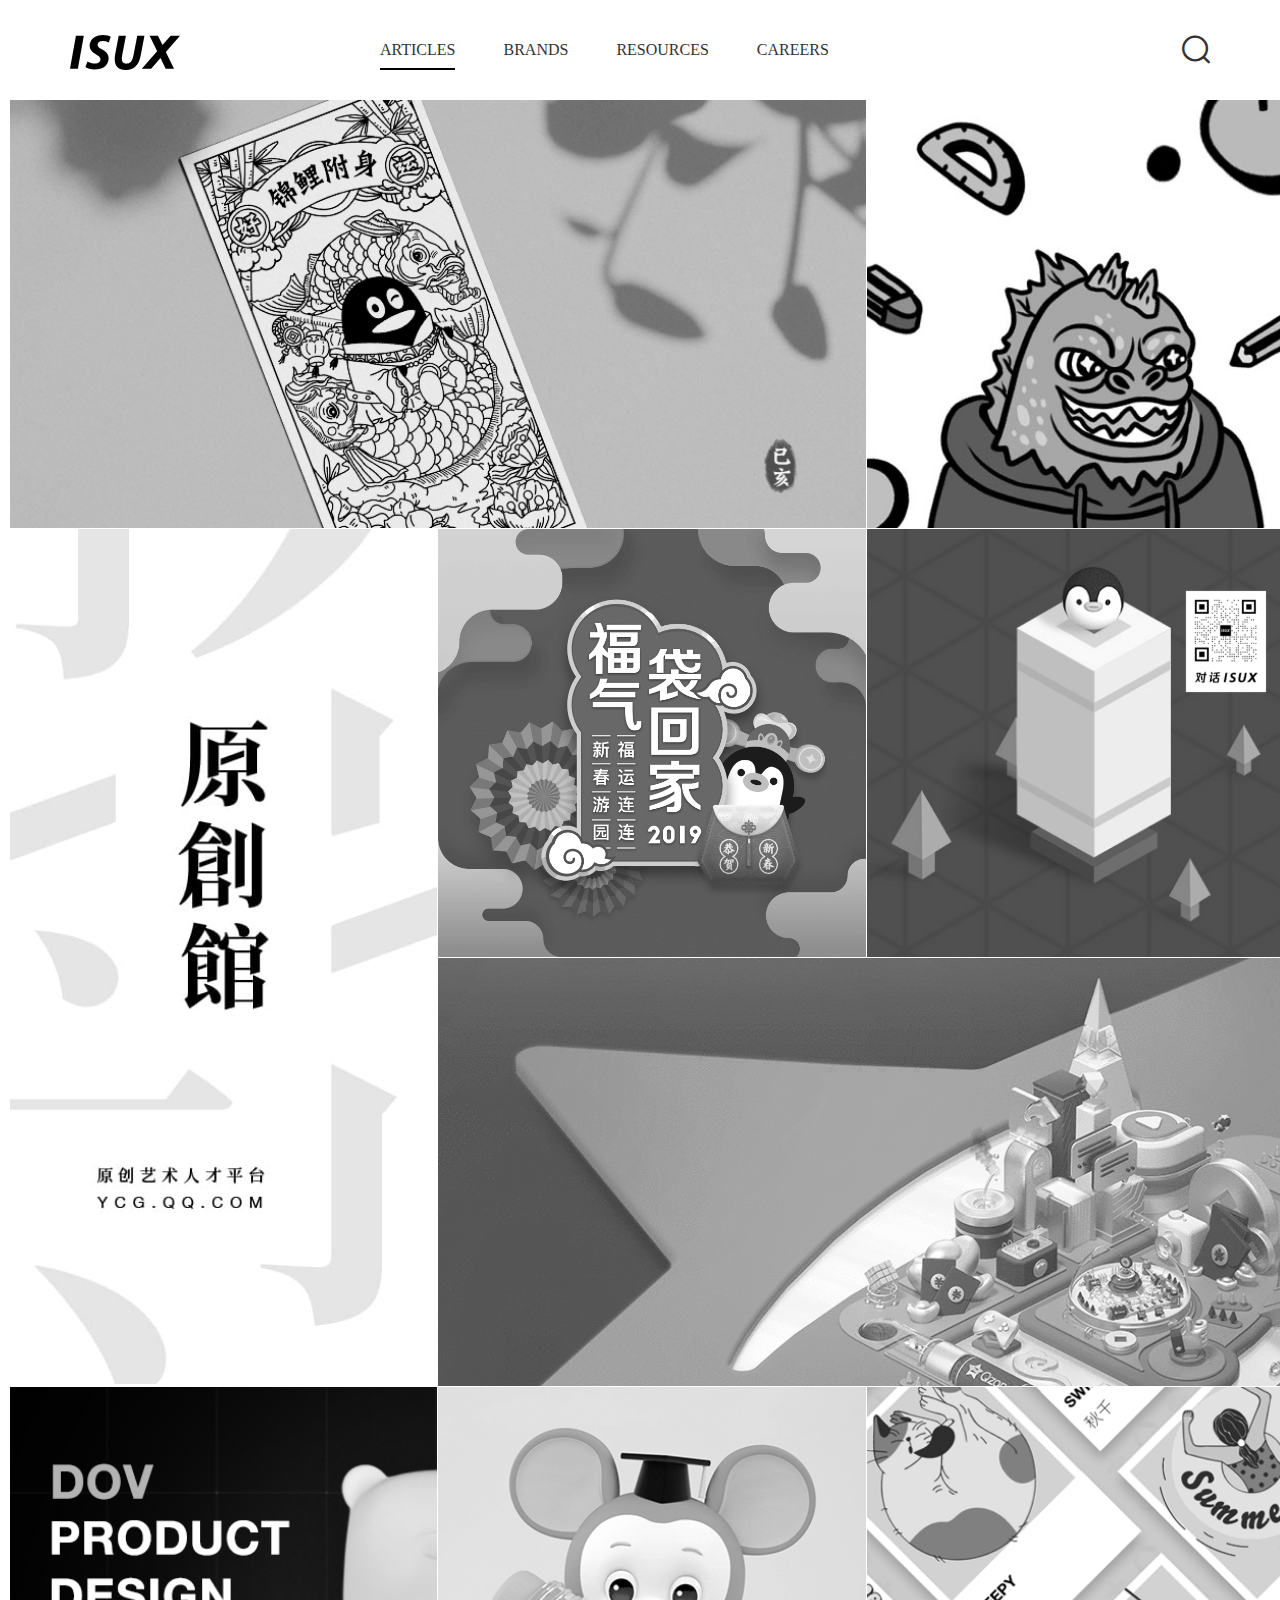
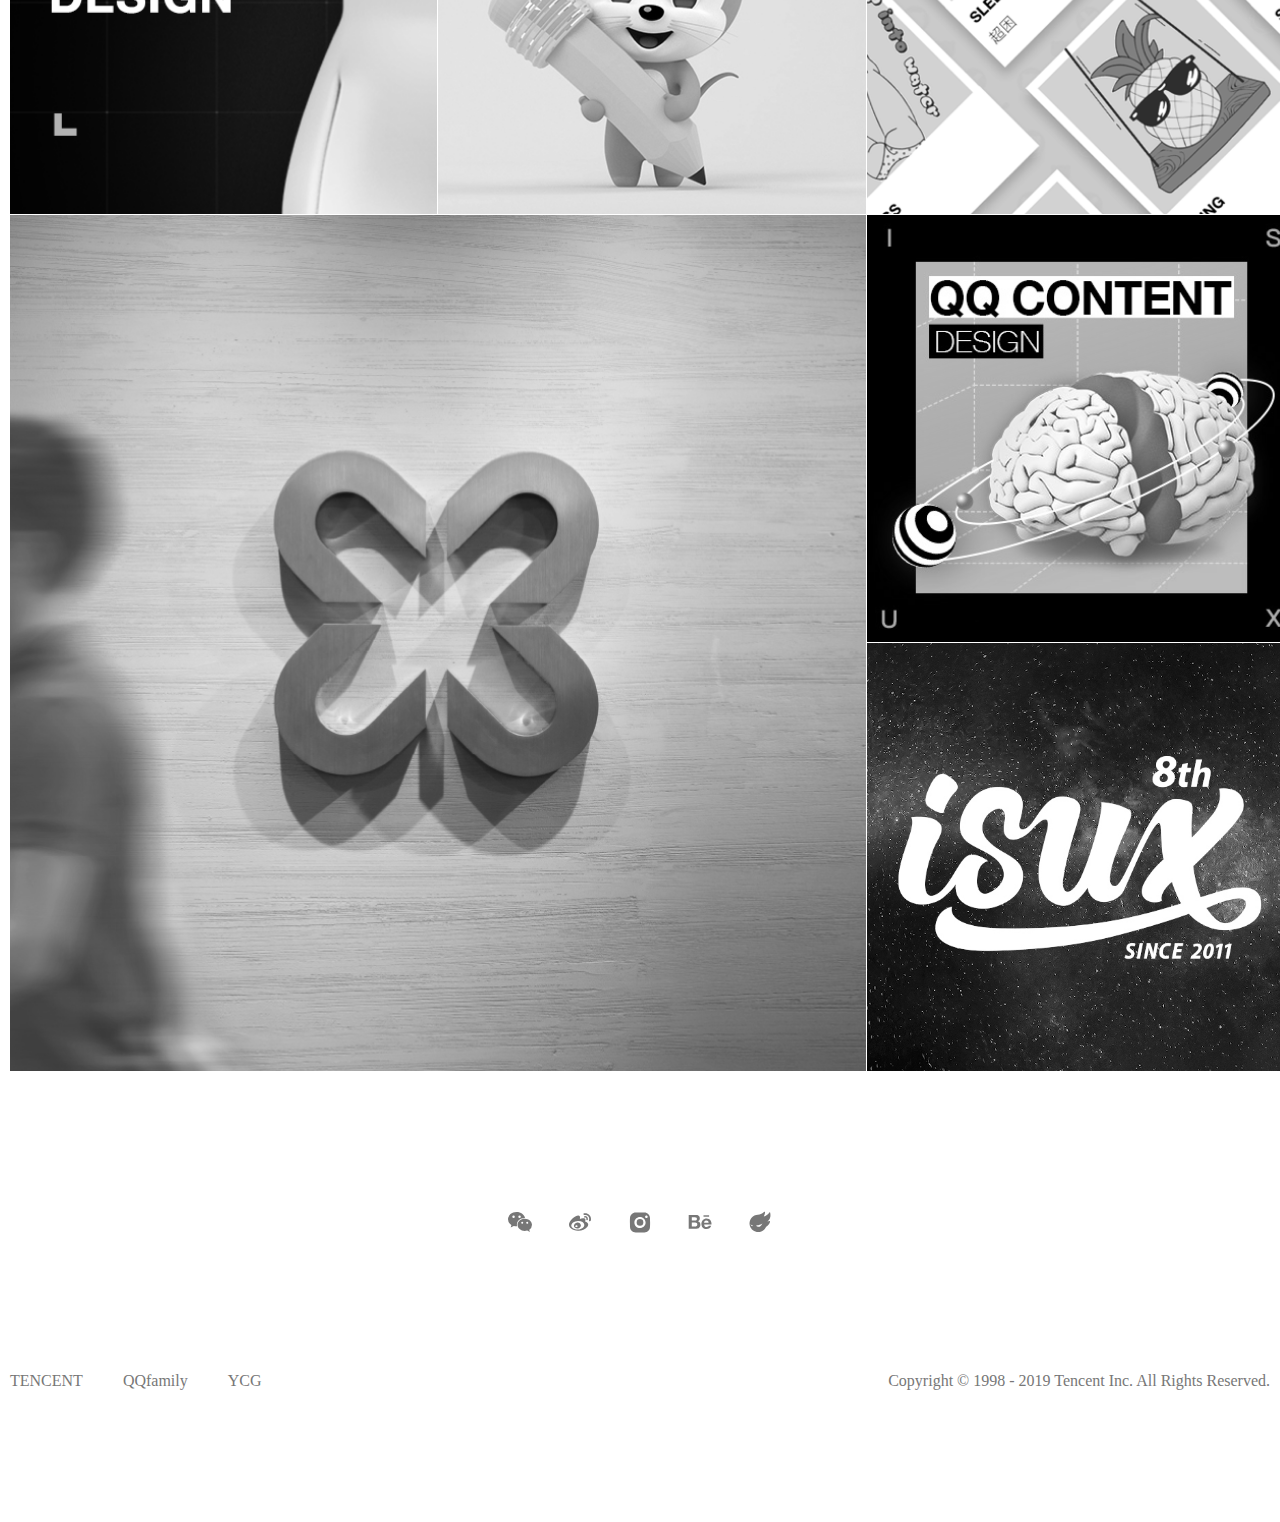
<file: 康美玲isux/index.html>
<!DOCTYPE html>
<html lang="en">
<head>
    <meta charset="UTF-8">
    <meta name="viewport" content="width=device-width, initial-scale=1.0">
    <meta http-equiv="X-UA-Compatible" content="ie=edge">
    <title>Tencent ISUX Design</title>
    <link type="text/css" rel="stylesheet" href="css/normalize.css">
    <link type="text/css" rel="stylesheet" href="font/iconfont.css">
    <link type="text/css" rel="stylesheet" href="css/style.css">
    <script type="text/javascript" src="js/jquery-1.8.3.js"></script>
    <script type="text/javascript" src="js/menu.js"></script>
</head>
<body>
    <div class="header">
        <div class="wrap">
            <div class="Mobilemenu"><i class="iconfont icon-menu"></i></div>
            <div class="logo"><a href="index.html"><img src="images/logo.svg"></a></div>
            <nav class="mainmenu fl">
                <ul>
                    <li><a href="ARTICLES.html" class="current">ARTICLES</a></li>
                    <li><a href="BRANDS.html">BRANDS</a></li>
                    <li><a href="RESOURCES.html">RESOURCES</a></li>
                    <li><a href="CAREERS.html">CAREERS</a></li>
                    <div class="Mobilseach"><img src="images/search.svg"></div>
                </ul>
            </nav>
                <div class="seach fr"><a href="#"><i class="iconfont icon-seach"></i></a></div>
        </div>
    </div>
    <div class="main">
        <div class="pic clearfix">
            <ul>
                <li class="pic1"><a href=""><img src="images/1.jpg"><div class="name"><h3>QQfamily新春福卡爆款的企划</h3></div></a></li>
                <li class="pic2"><a href=""><img src="images/2.jpg"><div class="name"><h3>设计师生存状态报告</h3></div></a></li>
                <li class="pic3"><a href=""><img src="images/3.jpg" ><div class="name"><h3>原创馆</h3></div></a></li>
                <li class="pic4"><a href="#"><img src="images/4.jpg"><div class="name"><h3>设计策略 | 停不下的游园会</h3></div></a></li>
                <li class="pic5"><a href=""><img src="images/5.jpg"><div class="name"><h3>[穿越福城]幕后故事 | 设计定义年味</h3></div></a></li>
                <li class="pic6"><a href=""><img src="images/6.jpg"><div class="name"><h3>亿级曝光品牌视频的幕后设定</h3></div></a></li>
                <li class="pic7"><a href=""><img src="images/7.jpg"><div class="name"><h3>密友社交设计探索</h3></div></a></li>
                <li class="pic8"><a href="emotion-design.html"><img src="images/8.jpg"><div class="name"><h3>情感化IP体验设计</h3></div></a></li>
                <li class="pic9"><a href=""><img src="images/9.jpg"><div class="name"><h3>社交体验探索 | 贴纸极致设计</h3></div></a></li>
                <li class="pic10"><a href=""><img src="images/10.jpg"><div class="name"><h3>走近我们的世界</h3></div></a></li>
                <li class="pic11"><a href=""><img src="images/11.jpg"><div class="name"><h3>拨动情绪的内容设计</h3></div></a></li>
                <li class="pic12"><a href=""><img src="images/12.jpg"><div class="name"><h3>八周年，感谢有你</h3></div></a></li>
            </ul>
        </div>
    </div>
    <div class="contact"><img src="images/qrcode.jpg"></div>
    <footer id="footer">
        <div class="cooperation">
            <ul class="clearfix">
                <li class="wechat"><a href="#"><span class="ewm"><img src="images/qrcode.svg"></span></a></li>
                <li class="weibo"><a href="#" title="weibo" class="wx"></a></li>
                <li class="ins"><a href="#" title="instagram"></a></li>
                <li class="behance"><a href="#" title="behance"></a></li>
                <li class="zcool"><a href="#" title="zcool"></a></li>
            </ul>
        </div>
        <div class="wrapper">
            <div class="links fl">
                <ul>
                    <li><a href="#">TENCENT</a></li>
                    <li><a href="#">QQfamily</a></li>
                    <li><a href="#">YCG</a></li>
                </ul>
            </div>
            <div class="copyright fr">
                <a href="#">Copyright © 1998 - 2019 Tencent Inc. All Rights Reserved.</a>
            </div>
    </div>
    </footer>
</body>
</html>
</file>
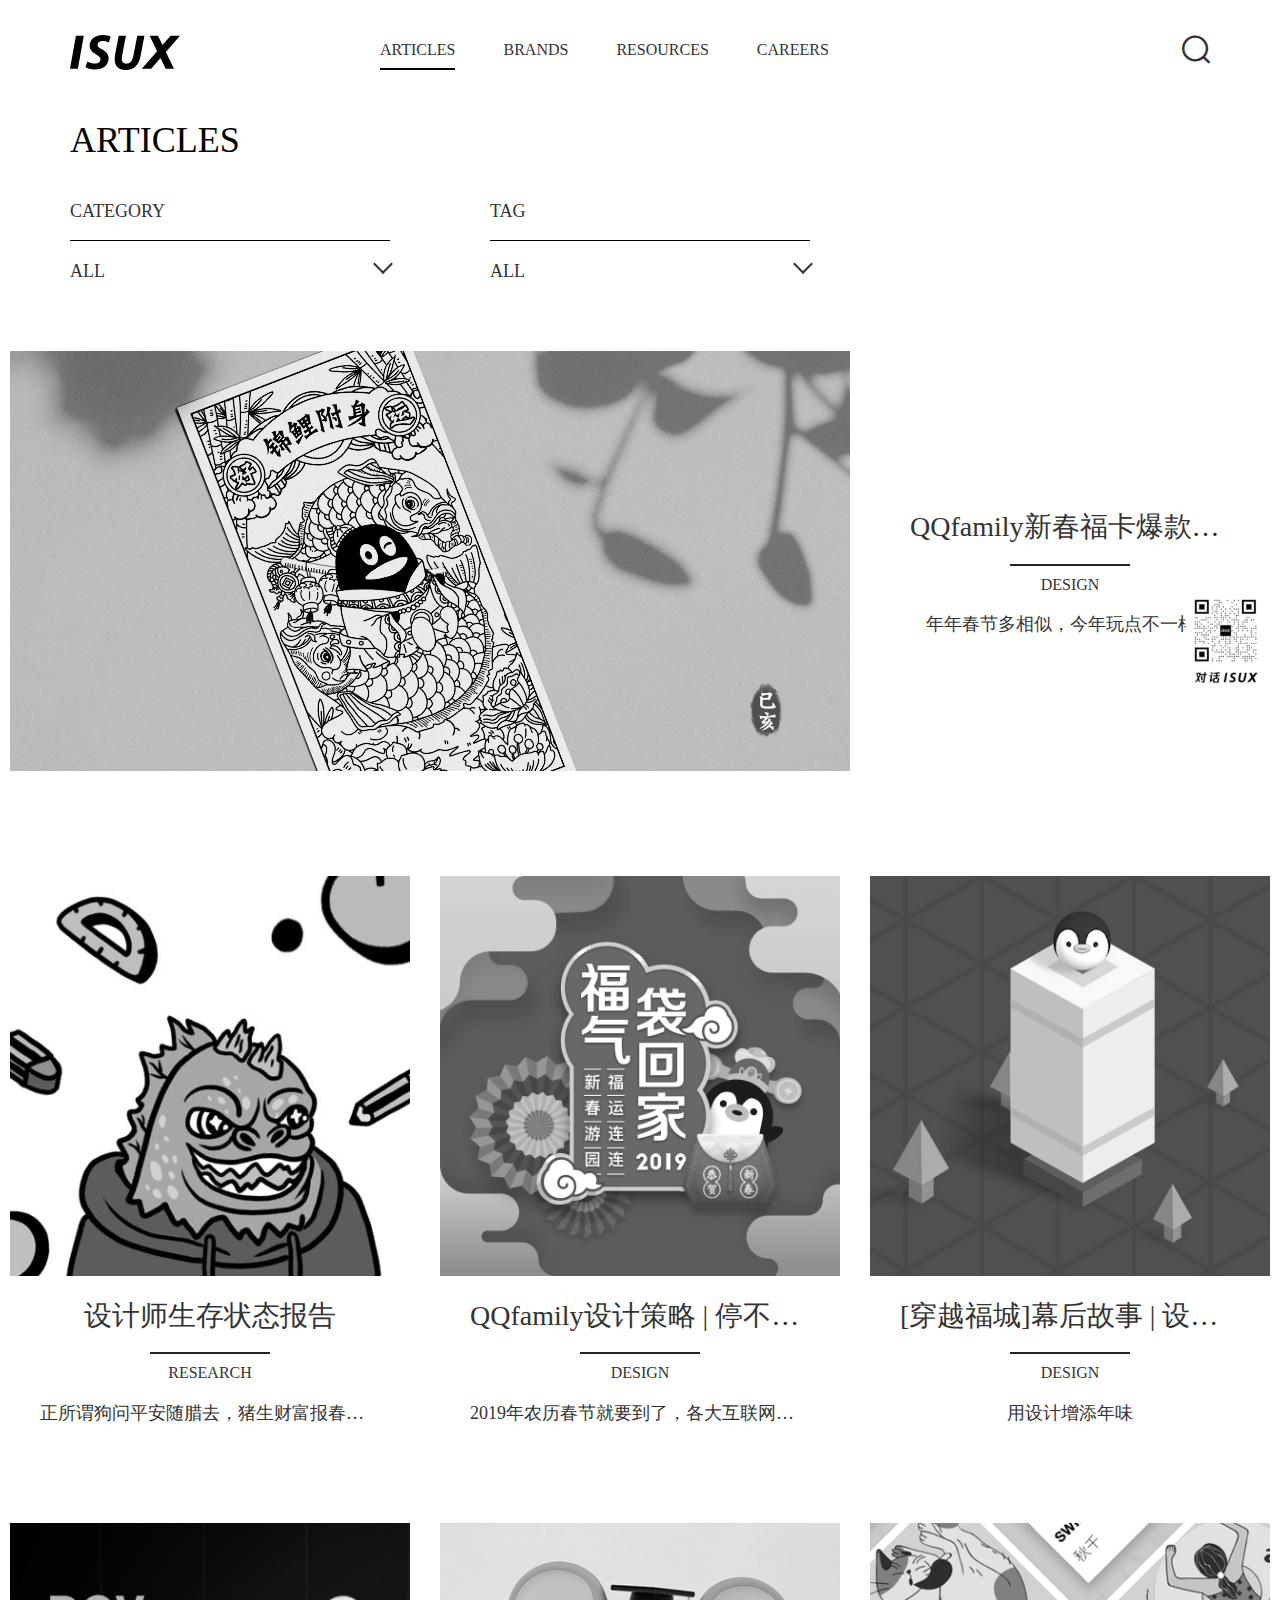
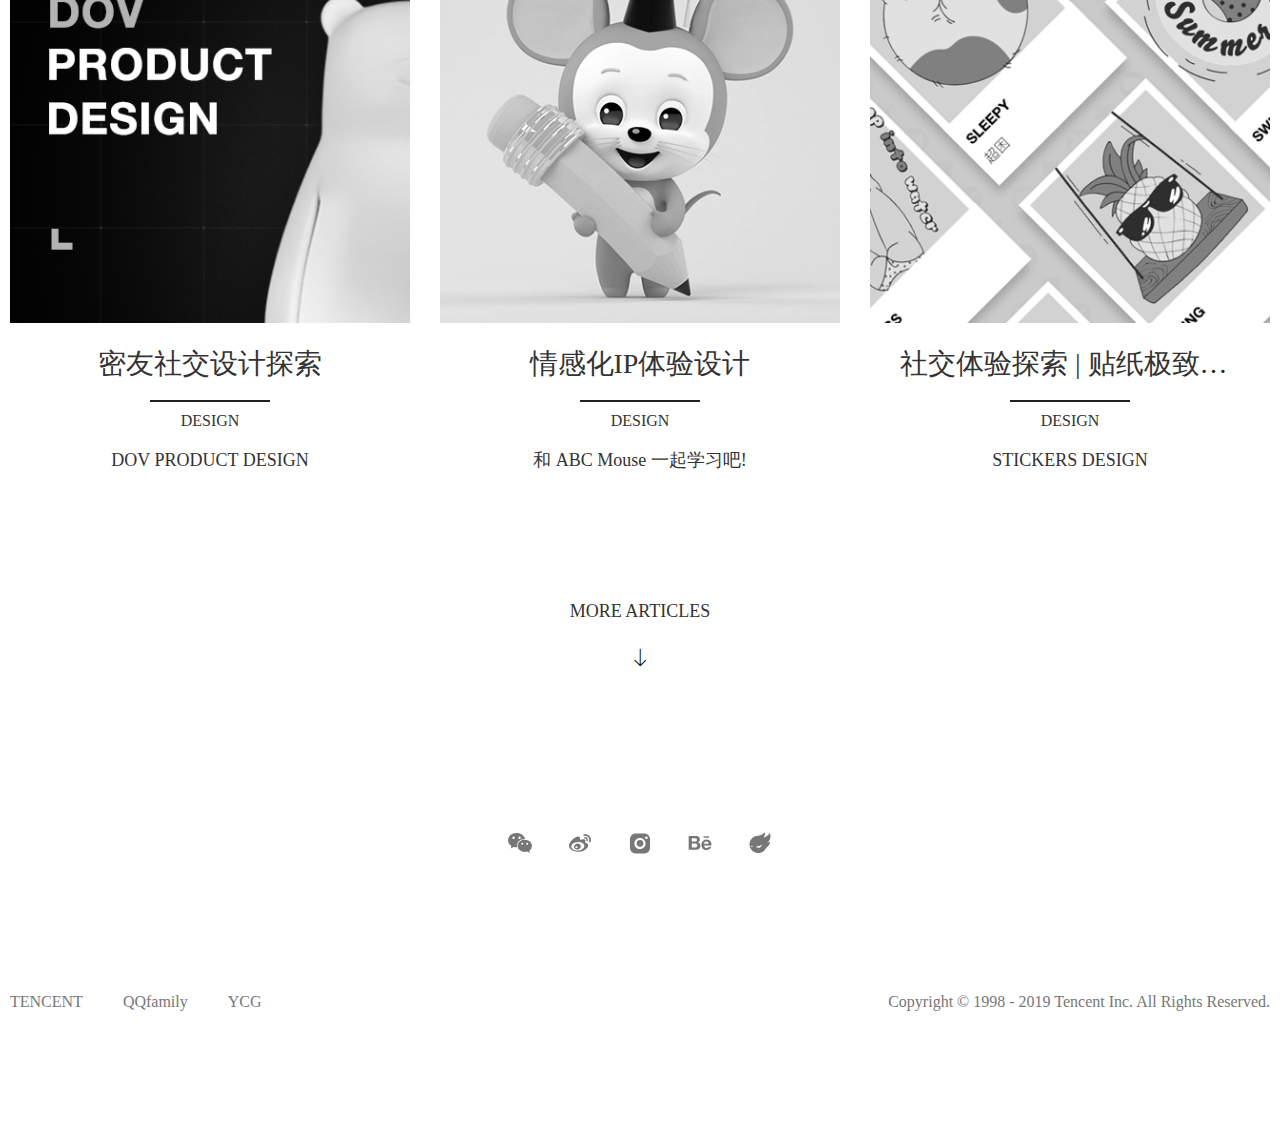
<file: 康美玲isux/ARTICLES.html>
<!DOCTYPE html>
<html lang="en">
<head>
    <meta charset="UTF-8">
    <meta name="viewport" content="width=device-width, initial-scale=1.0">
    <meta http-equiv="X-UA-Compatible" content="ie=edge">
    <title>Articles - Tencent ISUX Design</title>
    <link type="text/css" rel="stylesheet" href="css/normalize.css">
    <link type="text/css" rel="stylesheet" href="font/iconfont.css">
    <link type="text/css" rel="stylesheet" href="css/style.css">
    <link type="text/css" rel="stylesheet" href="css/ARTICLES.css">
    <script type="text/javascript" src="js/jquery-1.8.3.js"></script>
    <script type="text/javascript" src="js/menu.js"></script>
</head>
<body>
    <div class="header">
        <div class="wrap">
            <div class="Mobilemenu"><i class="iconfont icon-menu"></i></div>
            <div class="logo"><a href="index.html"><img src="images/logo.svg"></a></div>
            <nav class="mainmenu fl">
                <ul>
                    <li><a href="index.html" class="current">ARTICLES</a></li>
                    <li><a href="BRANDS.html">BRANDS</a></li>
                    <li><a href="RESOURCES.html">RESOURCES</a></li>
                    <li><a href="CAREERS.html">CAREERS</a></li>
                    <div class="Mobilseach"><img src="images/search.svg"></div>
                </ul>
            </nav>
                <div class="seach fr"><a href="#"><i class="iconfont icon-seach"></i></a></div>
        </div>
    </div>
    <div class="ar-main">
        <div class="Choice-wrap">
            <h2>ARTICLES</h2>
            <div class="Choice clearfix">
                <ul>
                    <li class="category">
                        <div class="search-category"><p>CATEGORY</p></div>
                        <div class="option">
                            <span>ALL</span>
                            <ul class="option-list">
                                <li><a href="#">DESIGN</a></li>
                                <li><a href="#">RESEARCH</a></li>
                                <li><a href="#">TECH</a></li>
                                <li><a href="#">EVENT</a></li>
                                <li><a href="#">LIFESTYLE</a></li>
                            </ul>
                        </div>
                    </li>
                    <li class="tag">
                        <div class="search-category"><p>TAG</p></div>
                        <div class="option">
                            <span>ALL</span>
                            <ul class="option-list">
                                <li><a href="#">VD热门</a></li>
                                <li><a href="#">Brand Book</a></li>
                            </ul>
                        </div>
                    </li>
                </ul>
            </div>
        </div>
        <div class="article">
            <div class="hot-article clearfix">
                <div class="hot-article-img"><a href="#"><img src="images/1.jpg"></a></div>
                <div class="hot-article-detail">
                    <h3><a href="#">QQfamily新春福卡爆款的企划</a></h3>
                    <span><a href="#">DESIGN</a></span>
                    <p><a href="#">年年春节多相似，今年玩点不一样！</a></p>
                </div>
            </div>
            <div class="article-list clearfix">
                <ul>
                    <li>
                        <div class="article-img"><a href="#"><img src="images/2.jpg"></a></div>
                        <div class="article-detail">
                            <h3><a href="#">设计师生存状态报告</a></h3>
                            <span><a href="#">RESEARCH</a></span>
                            <p><a href="#">正所谓狗问平安随腊去，猪生财富报春来在这个辞旧迎新的时节，来看看设计师过得有多好（can）~</a></p>
                        </div>
                    </li>
                    <li class="hot-article">
                        <div class="article-img"><a href="#"><img src="images/4.jpg"></a></div>
                        <div class="article-detail">
                            <h3><a href="#">QQfamily设计策略 | 停不下的游园会</a></h3>
                            <span><a href="#">DESIGN</a></span>
                            <p><a href="#">2019年农历春节就要到了，各大互联网平台的红包大战也正式拉开帷幕。作为腾讯旗下深度运营年轻用户的QQ，被赋予了更多娱乐社交属性。今年，QQ也在探索重新定义红包的社交价值，推出了全新玩法，将民间广为流传的民俗活动—庙会从线下搬到线上，即QQ游园会。逛QQ游园会，玩民俗游戏，普及民俗知识，还有一定概率获得福袋，与家人和好友分享福袋，传递福气，分享越多，福气越多。</a></p>
                        </div>
                    </li>
                    <li class="hot-article">
                        <div class="article-img"><a href="#"><img src="images/5.jpg"></a></div>
                        <div class="article-detail">
                            <h3><a href="#">[穿越福城]幕后故事 | 设计定义年味</a></h3>
                            <span><a href="#">DESIGN</a></span>
                            <p><a href="#">用设计增添年味</a></p>
                        </div>
                    </li>
                    <li class="hot-article">
                        <div class="article-img"><a href="#"><img src="images/7.jpg"></a></div>
                        <div class="article-detail">
                            <h3><a href="#">密友社交设计探索</a></h3>
                            <span><a href="#">DESIGN</a></span>
                            <p><a href="#">DOV PRODUCT DESIGN</a></p>
                        </div>
                    </li>
                    <li class="hot-article">
                        <div class="article-img"><a href="#"><img src="images/8.jpg"></a></div>
                        <div class="article-detail">
                            <h3><a href="#">情感化IP体验设计</a></h3>
                            <span><a href="#">DESIGN</a></span>
                            <p><a href="#">和 ABC Mouse 一起学习吧!</a></p>
                        </div>
                    </li>
                    <li class="hot-article">
                        <div class="article-img"><a href="#"><img src="images/9.jpg"></a></div>
                        <div class="article-detail">
                            <h3><a href="#">社交体验探索 | 贴纸极致设计</a></h3>
                            <span><a href="#">DESIGN</a></span>
                            <p><a href="#">STICKERS DESIGN</a></p>
                        </div>
                    </li>
                </ul>
            </div>
        </div>
        <div class="More"><a href="#"><span>MORE ARTICLES</span>
            <div class="down"><i class="iconfont icon-xiajiang"></i></div></a>
        </div>
    </div>
    <div class="contact"><img src="images/qrcode.jpg"></div>
    <footer id="footer">
        <div class="cooperation clearfix">
            <ul>
                <li class="wechat"><a href="#"><span class="ewm"><img src="images/qrcode.svg"></span></a></li>
                <li class="weibo"><a href="#" title="weibo" class="wx"></a></li>
                <li class="ins"><a href="#" title="instagram"></a></li>
                <li class="behance"><a href="#" title="behance"></a></li>
                <li class="zcool"><a href="#" title="zcool"></a></li>
            </ul>
        </div>
        <div class="wrapper clearfix">
            <div class="links">
                <ul>
                    <li><a href="#">TENCENT</a></li>
                    <li><a href="#">QQfamily</a></li>
                    <li><a href="#">YCG</a></li>
                </ul>
            </div>
            <div class="copyright clearfix">
                <a href="#">Copyright © 1998 - 2019 Tencent Inc. All Rights Reserved.</a>
            </div>
    </div>
    </footer>
</body>
</html>
</file>
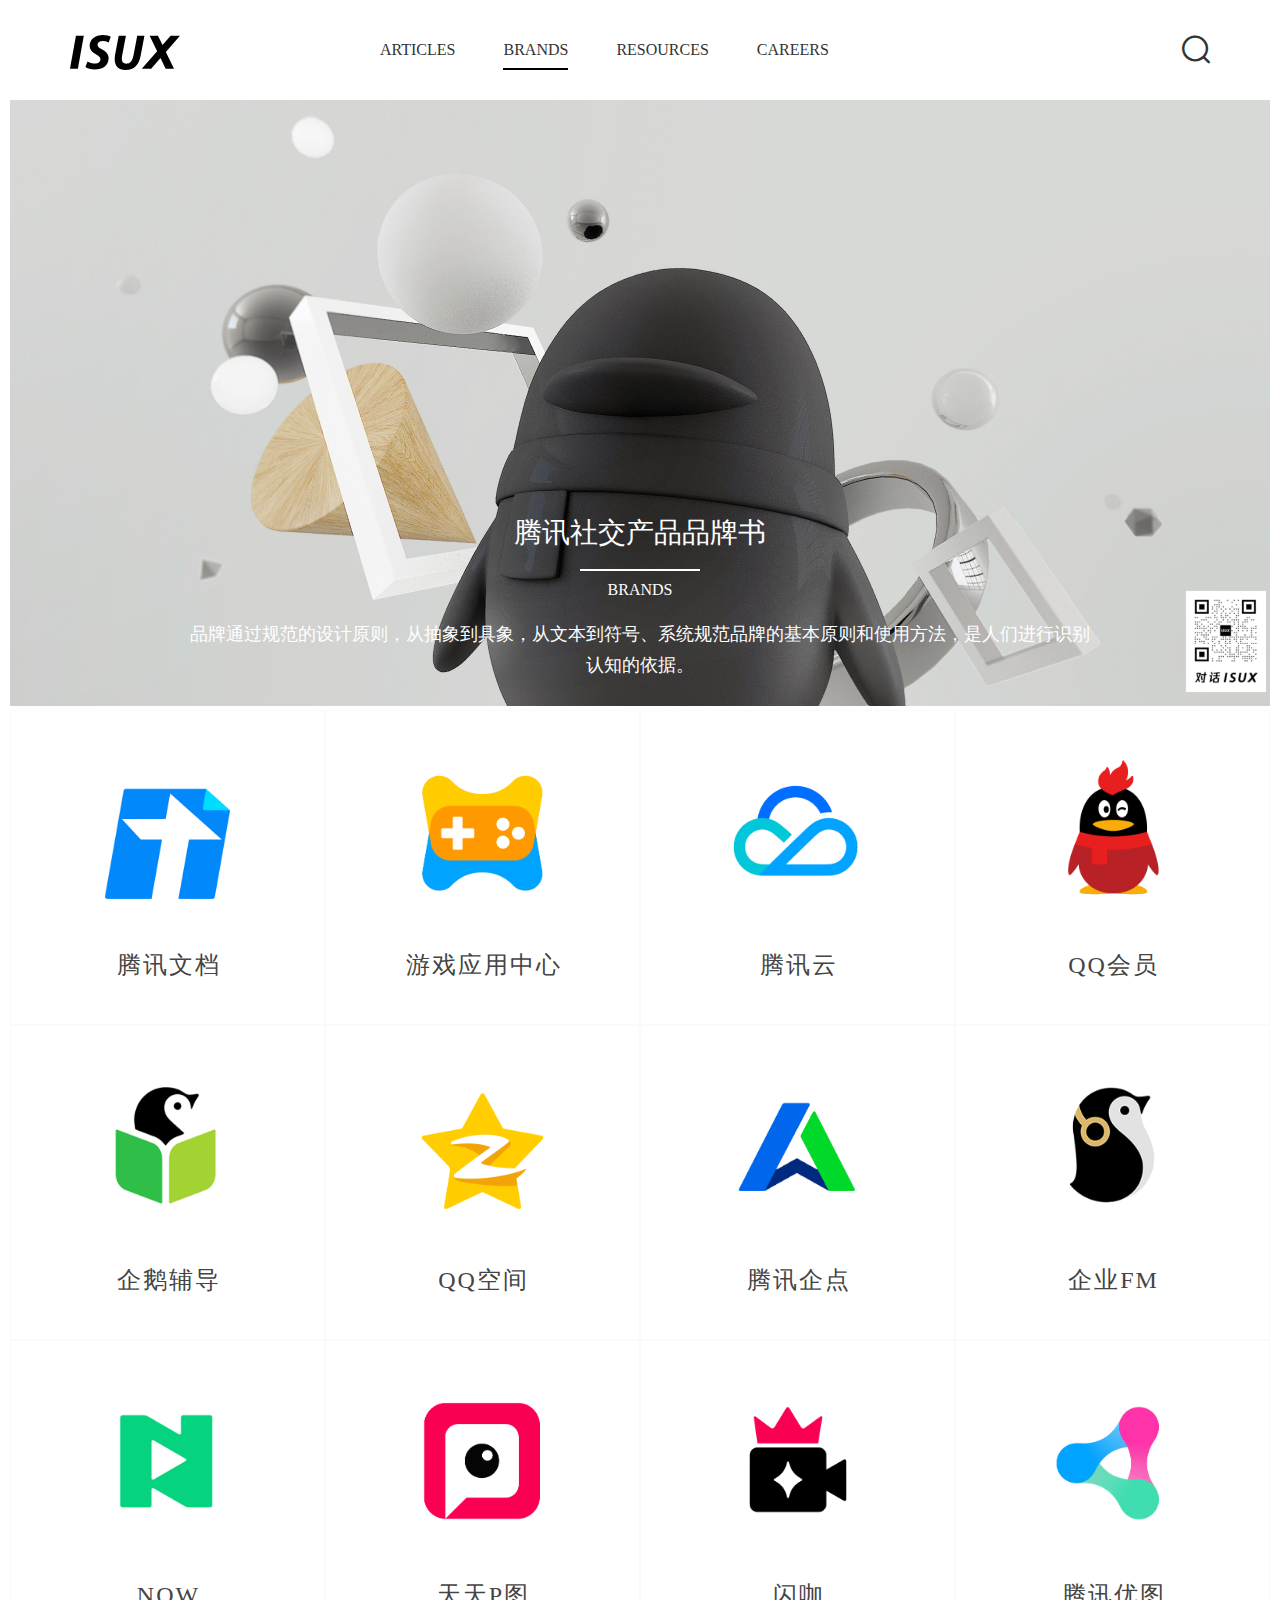
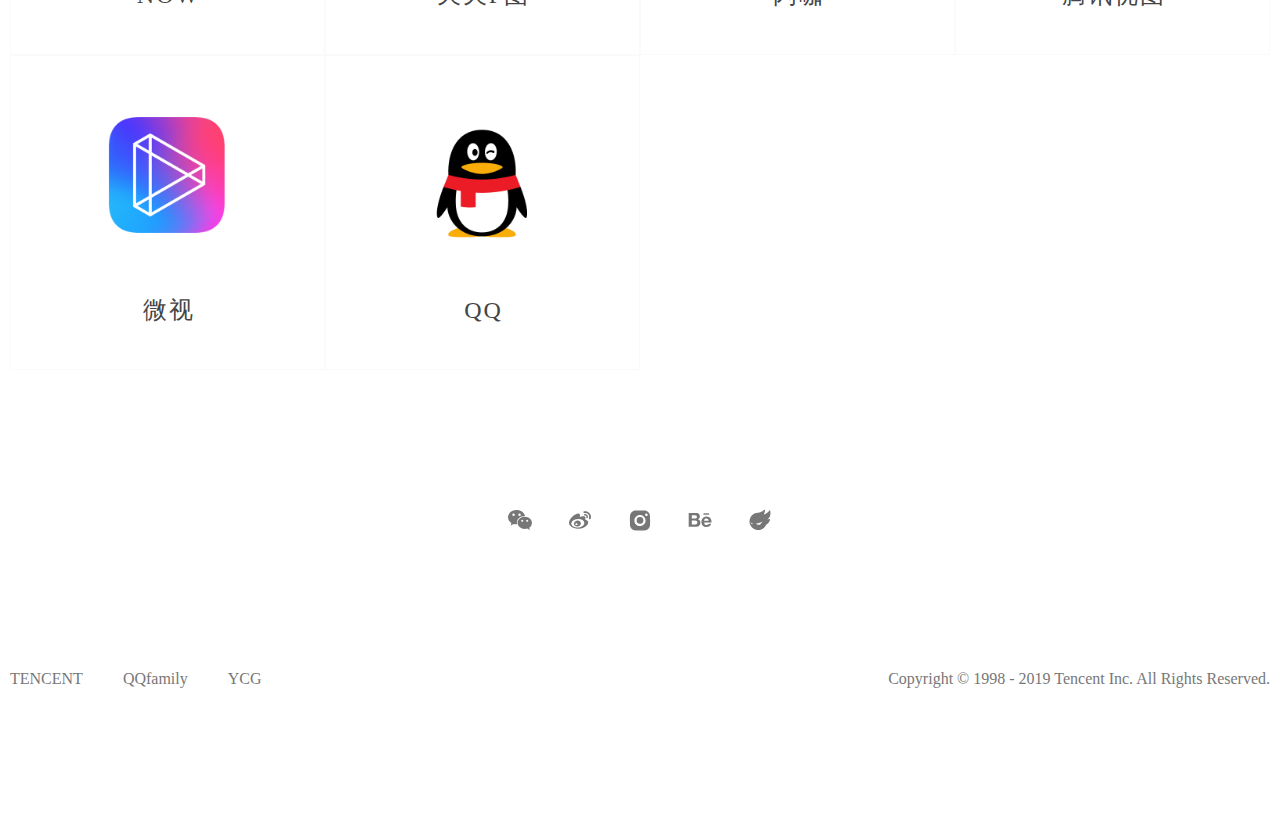
<file: 康美玲isux/BRANDS.html>
<!DOCTYPE html>
<html lang="en">
<head>
    <meta charset="UTF-8">
    <meta name="viewport" content="width=device-width, initial-scale=1.0">
    <meta http-equiv="X-UA-Compatible" content="ie=edge">
    <title>Articles - Tencent ISUX Design</title>
    <link type="text/css" rel="stylesheet" href="css/normalize.css">
    <link type="text/css" rel="stylesheet" href="font/iconfont.css">
    <link type="text/css" rel="stylesheet" href="css/style.css">
    <link type="text/css" rel="stylesheet" href="css/BRANDS.css">
    <script type="text/javascript" src="js/jquery-1.8.3.js"></script>
    <script type="text/javascript" src="js/menu.js"></script>
</head>
<body>
    <div class="header">
        <div class="wrap">
            <div class="Mobilemenu"><i class="iconfont icon-menu"></i></div>
            <div class="logo"><a href="index.html"><img src="images/logo.svg"></a></div>
            <nav class="mainmenu fl">
                <ul>
                    <li><a href="index.html">ARTICLES</a></li>
                    <li><a href="BRANDS.html" class="current">BRANDS</a></li>
                    <li><a href="RESOURCES.html">RESOURCES</a></li>
                    <li><a href="CAREERS.html">CAREERS</a></li>
                    <div class="Mobilseach"><img src="images/search.svg"></div>
                </ul>
            </nav>
                <div class="seach fr"><a href="#"><i class="iconfont icon-seach"></i></a></div>
        </div>
    </div>
    <div class="br-main">
        <div class="banner"><img src="images/brands-1.jpg">
            <div class="info">
                <h1><a href="#">腾讯社交产品品牌书</a></h1>
                <span>BRANDS</span>
                <p>品牌通过规范的设计原则，从抽象到具象，从文本到符号、系统规范品牌的基本原则和使用方法，是人们进行识别认知的依据。</p>
            </div>
        </div>
        <div class="brands-list clearfix">
            <ul>
                <li>
                    <div class="brands-img"><a href="#"><img src="images/tencent-docs.png"></a></div>
                    <div class="brands-title"><h2><a href="#">腾讯文档</a></h2></div>
                </li>
                <li>
                    <div class="brands-img"><a href="#"><img src="images/-GACenter@2x.png"></a></div>
                    <div class="brands-title"><h2><a href="#">游戏应用中心</a></h2></div>
                </li>
                <li>
                    <div class="brands-img"><a href="#"><img src="images/-QCloud@2x.png"></a></div>
                    <div class="brands-title"><h2><a href="#">腾讯云</a></h2></div>
                </li>
                <li>
                    <div class="brands-img"><a href="#"><img src="images/-QQVIP@2x.png"></a></div>
                    <div class="brands-title"><h2><a href="#">QQ会员</a></h2></div>
                </li>
                <li>
                    <div class="brands-img"><a href="#"><img src="images/-QQtutor@2x.png"></a></div>
                    <div class="brands-title"><h2><a href="#">企鹅辅导</a></h2></div>
                </li>
                <li>
                    <div class="brands-img"><a href="#"><img src="images/-Qzone@2x.png"></a></div>
                    <div class="brands-title"><h2><a href="#">QQ空间</a></h2></div>
                </li>
                <li>
                    <div class="brands-img"><a href="#"><img src="images/-TencentEnterprise@2x.png"></a></div>
                    <div class="brands-title"><h2><a href="#">腾讯企点</a></h2></div>
                </li>
                <li>
                    <div class="brands-img"><a href="#"><img src="images/-fm@2x.png"></a></div>
                    <div class="brands-title"><h2><a href="#">企业FM</a></h2></div>
                </li>
                <li>
                    <div class="brands-img"><a href="#"><img src="images/-now@2x.png"></a></div>
                    <div class="brands-title"><h2><a href="#">NOW</a></h2></div>
                </li>
                <li>
                    <div class="brands-img"><a href="#"><img src="images/-pitu@2x.png"></a></div>
                    <div class="brands-title"><h2><a href="#">天天P图</a></h2></div>
                </li>
                <li>
                    <div class="brands-img"><a href="#"><img src="images/-shaka@2x.png"></a></div>
                    <div class="brands-title"><h2><a href="#">闪咖</a></h2></div>
                </li>
                <li>
                    <div class="brands-img"><a href="#"><img src="images/-youtuLab@2x.png"></a></div>
                    <div class="brands-title"><h2><a href="#">腾讯优图</a></h2></div>
                </li>
                <li>
                    <div class="brands-img"><a href="#"><img src="images/vXa.jpg"></a></div>
                    <div class="brands-title"><h2><a href="#">微视</a></h2></div>
                </li>
                <li>
                    <div class="brands-img"><a href="#"><img src="images/-QQ@2x.png"></a></div>
                    <div class="brands-title"><h2><a href="#">QQ</a></h2></div>
                </li>
            </ul>
        </div>
        <div class="contact"><img src="images/qrcode.jpg"></div>
    </div>
    <footer id="footer">
        <div class="cooperation clearfix">
            <ul>
                <li class="wechat"><a href="#"><span class="ewm"><img src="images/qrcode.svg"></span></a></li>
                <li class="weibo"><a href="#" title="weibo" class="wx"></a></li>
                <li class="ins"><a href="#" title="instagram"></a></li>
                <li class="behance"><a href="#" title="behance"></a></li>
                <li class="zcool"><a href="#" title="zcool"></a></li>
            </ul>
        </div>
        <div class="wrapper clearfix">
            <div class="links">
                <ul>
                    <li><a href="#">TENCENT</a></li>
                    <li><a href="#">QQfamily</a></li>
                    <li><a href="#">YCG</a></li>
                </ul>
            </div>
            <div class="copyright clearfix">
                <a href="#">Copyright © 1998 - 2019 Tencent Inc. All Rights Reserved.</a>
            </div>
    </div>
    </footer>
</body>
</html>
</file>
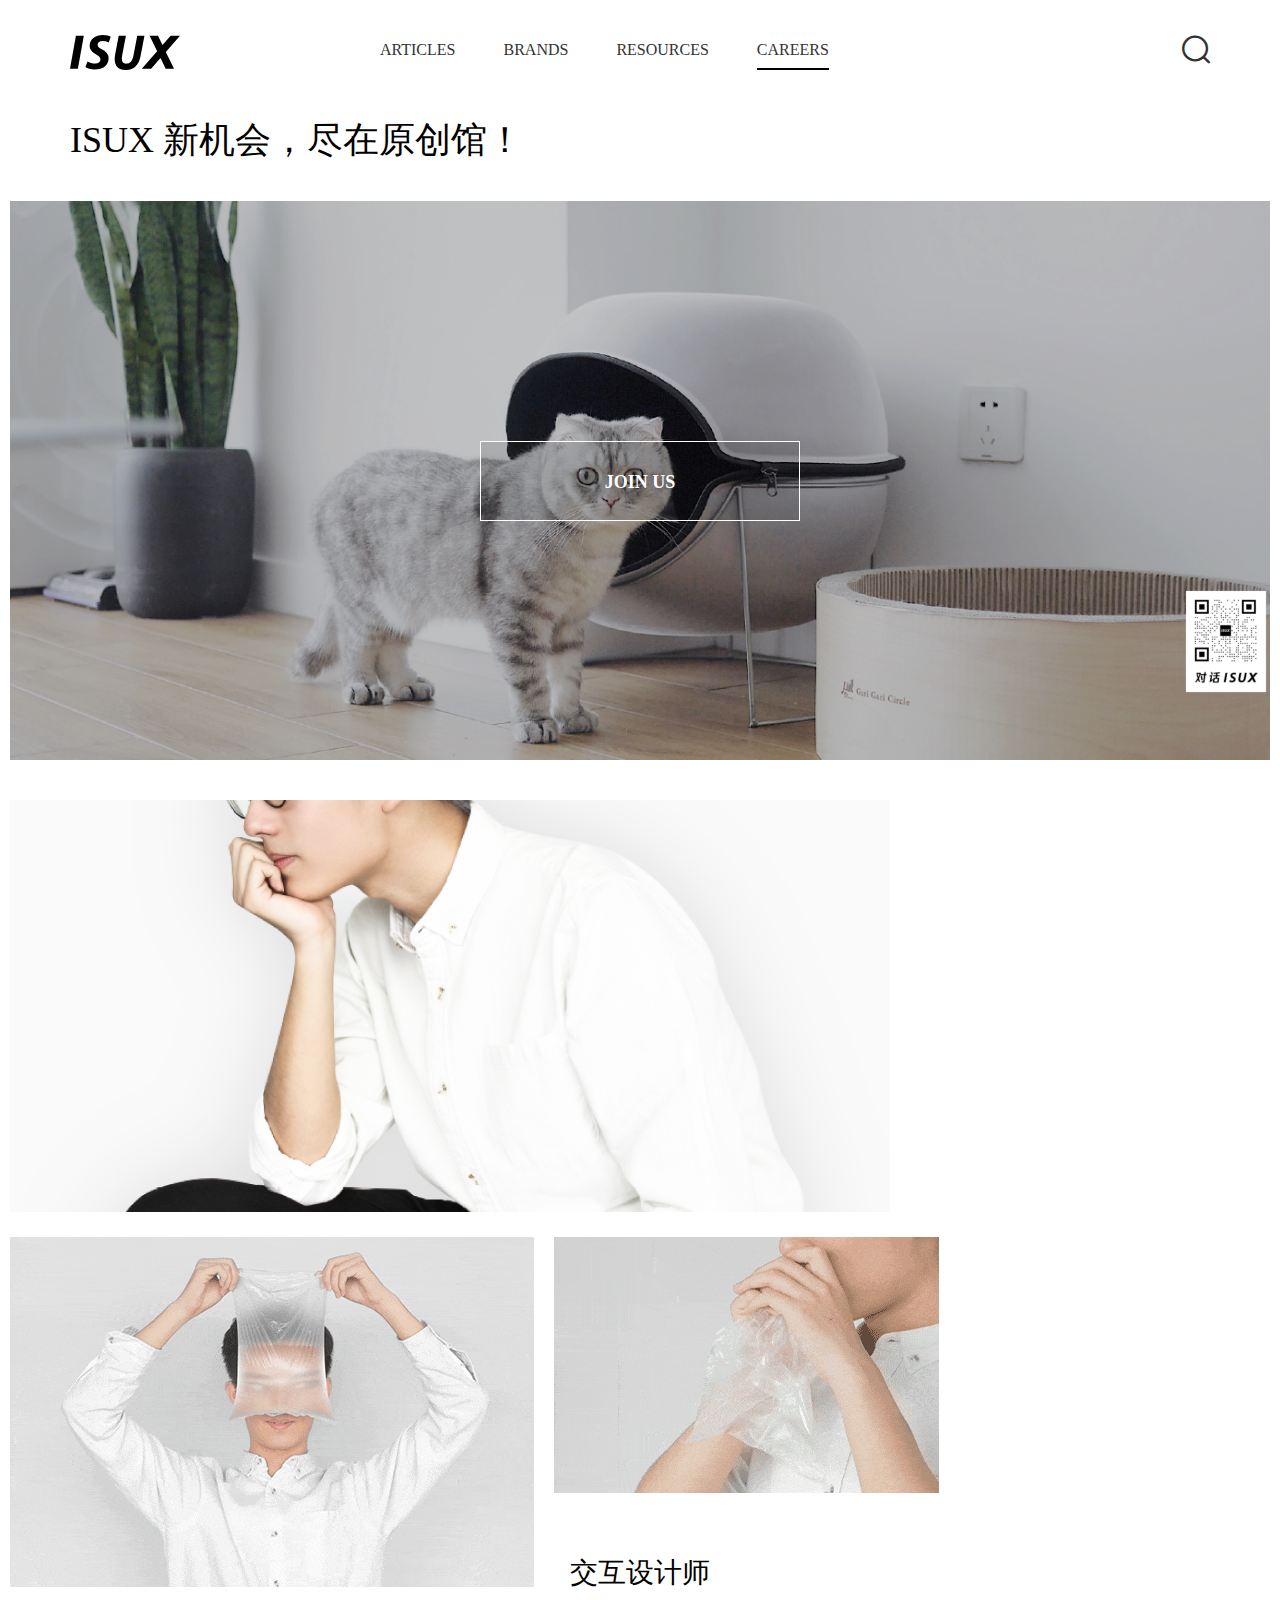
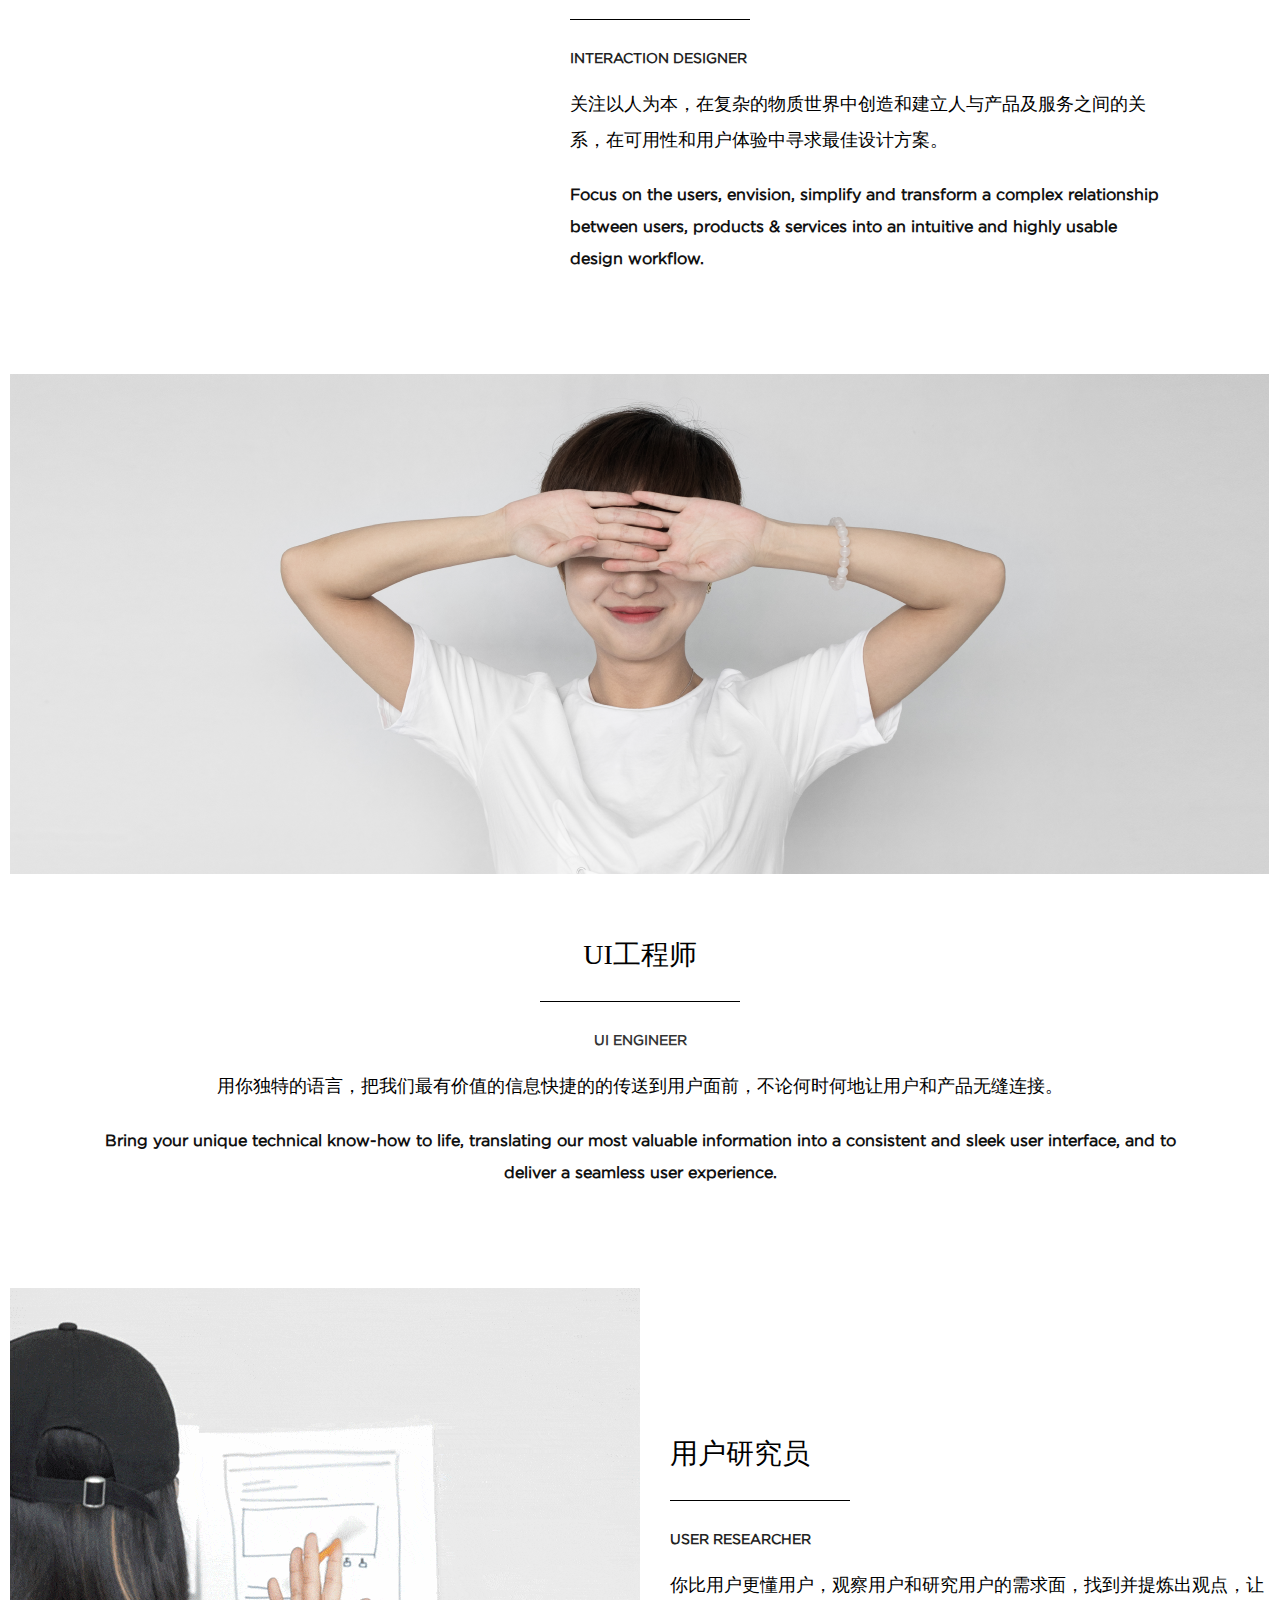
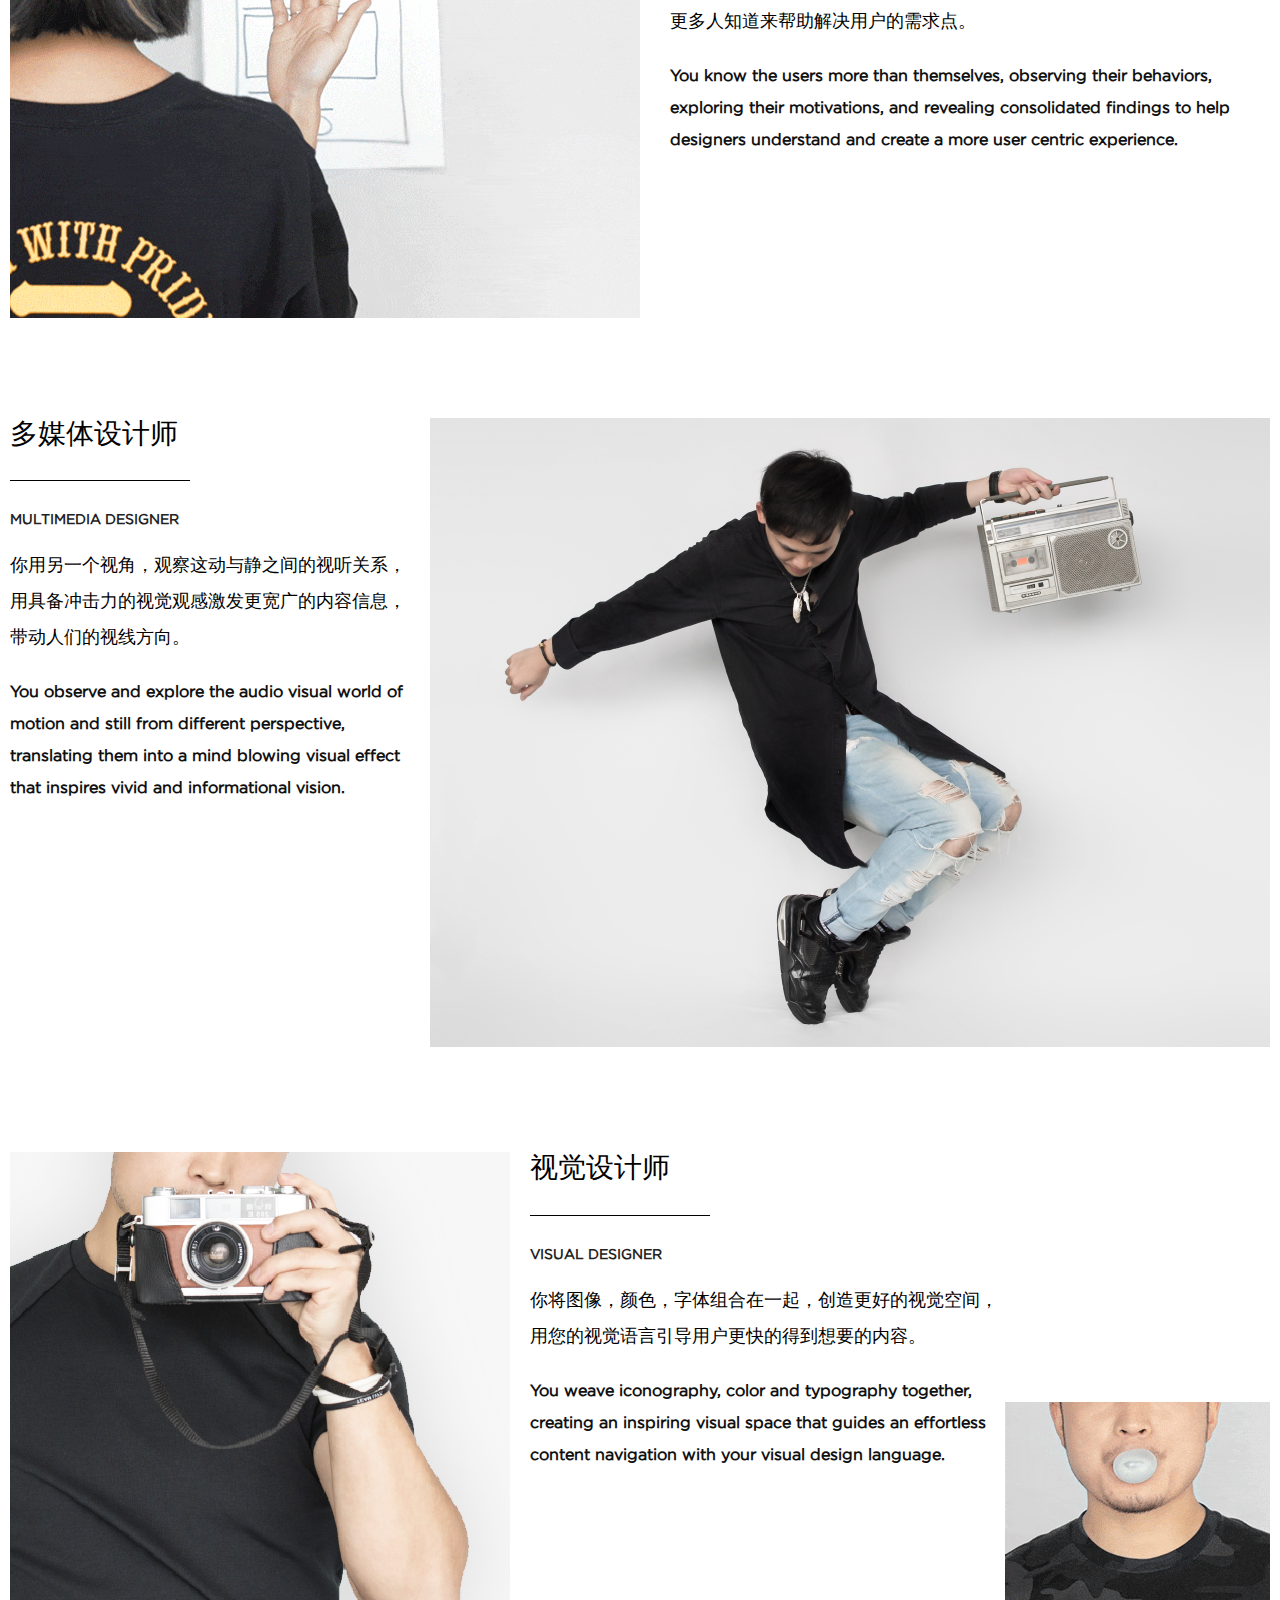
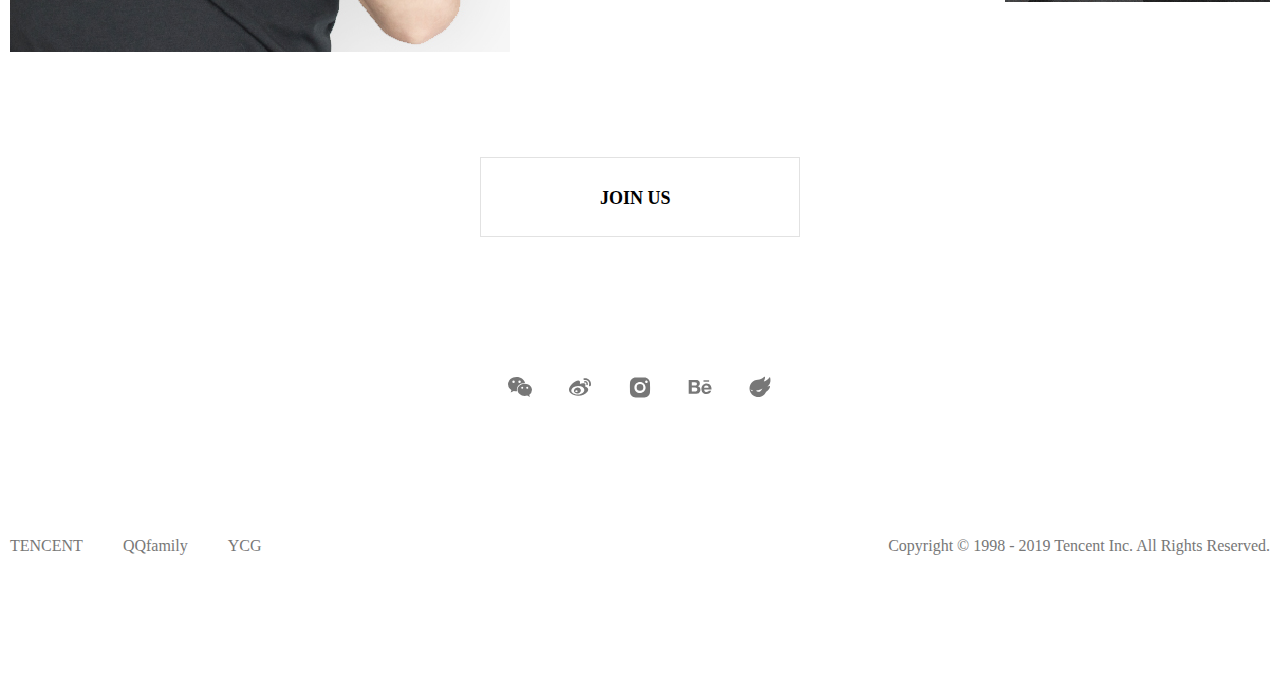
<file: 康美玲isux/CAREERS.html>
<!DOCTYPE html>
<html lang="en">
<head>
    <meta charset="UTF-8">
    <meta name="viewport" content="width=device-width, initial-scale=1.0">
    <meta http-equiv="X-UA-Compatible" content="ie=edge">
    <title>Careers - Tencent ISUX Design</title>
    <link type="text/css" rel="stylesheet" href="css/normalize.css">
    <link type="text/css" rel="stylesheet" href="font/iconfont.css">
    <link type="text/css" rel="stylesheet" href="css/style.css">
    <link type="text/css" rel="stylesheet" href="css/CAREERS.css">
    <script type="text/javascript" src="js/jquery-1.8.3.js"></script>
    <script type="text/javascript" src="js/menu.js"></script>
</head>
<body>
    <div class="header">
        <div class="wrap">
            <div class="Mobilemenu"><i class="iconfont icon-menu"></i></div>
            <div class="logo"><a href="index.html"><img src="images/logo.svg"></a></div>
            <nav class="mainmenu fl">
                <ul>
                    <li><a href="index.html">ARTICLES</a></li>
                    <li><a href="BRANDS.html">BRANDS</a></li>
                    <li><a href="RESOURCES.html">RESOURCES</a></li>
                    <li><a href="CAREERS.html" class="current">CAREERS</a></li>
                    <div class="Mobilseach"><img src="images/search.svg"></div>
                </ul>
            </nav>
                <div class="seach fr"><a href="#"><i class="iconfont icon-seach"></i></a></div>
        </div>
    </div>
    <div class="ca-main">
        <h2>ISUX 新机会，尽在原创馆！</h2>
        <div class="img-wrap"><span></span>
            <img src="images/c01.png">
            <a href="#" class="btn"><span>JOIN US</span></a>
        </div>
        <div class="place clearfix">
            <div class="tp1"><img src="images/c12.png"></div>
            <div class="tp2"><img src="images/g1.gif"></div>
            <div class="tp3"><img src="images/g2.gif"></div>
            <div class="text-wrap fr">
                <h3 class="poster-title">交互设计师</h3>
                <span class="poster-title2">INTERACTION DESIGNER</span>
                <p class="Ch-info">关注以人为本，在复杂的物质世界中创造和建立人与产品及服务之间的关系，在可用性和用户体验中寻求最佳设计方案。</p>
                <p class="En-info">Focus on the users, envision, simplify and transform a complex relationship between users, products & services into an intuitive and highly usable design workflow.</p>
            </div>
        </div> 
        <div class="tp4"><img src="images/c07.png"></div>
        <div class="text-wrap2">
            <h3 class="poster-title">UI工程师</h3>
            <span class="ui">UI ENGINEER</span>
            <p class="Ch-info">用你独特的语言，把我们最有价值的信息快捷的的传送到用户面前，不论何时何地让用户和产品无缝连接。</p>
            <p class="En-info">Bring your unique technical know-how to life, translating our most valuable information into a consistent and sleek user interface, and to deliver a seamless user experience.</p>
        </div>
        <div class="post3 clearfix">
            <div class="tp5 fl"><img src="images/g3.gif"></div>
            <div class="text-wrap3 fr">
                <h3 class="poster-title">用户研究员</h3>
                <span class="poster-title2">USER RESEARCHER</span>
                <p class="Ch-info">你比用户更懂用户，观察用户和研究用户的需求面，找到并提炼出观点，让更多人知道来帮助解决用户的需求点。</p>
                <p class="En-info">You know the users more than themselves, observing their behaviors, exploring their motivations, and revealing consolidated findings to help designers understand and create a more user centric experience.</p>
            </div>
        </div>
        <div class="post3 clearfix">
            <div class="tp6 fr"><img src="images/c08.png"></div>
            <div class="text-wrap4 fl">
                <h3 class="poster-title">多媒体设计师</h3>
                <span class="poster-title2">MULTIMEDIA DESIGNER</span>
                <p class="Ch-info">你用另一个视角，观察这动与静之间的视听关系，用具备冲击力的视觉观感激发更宽广的内容信息，带动人们的视线方向。</p>
                <p class="En-info">You observe and explore the audio visual world of motion and still from different perspective, translating them into a mind blowing visual effect that inspires vivid and informational vision.</p>
            </div>
        </div>
        <div class="post5 clearfix">
            <div class="tp7 fl"><img src="images/c09.jpg"></div>
            <div class="text-wrap5 fl">
                <!-- <div><p class="big-title">我们不仅仅只是设计师</p></div> -->
                <h3 class="poster-title">视觉设计师</h3>
                <span class="poster-title2">VISUAL DESIGNER</span>
                <p class="Ch-info">你将图像，颜色，字体组合在一起，创造更好的视觉空间，用您的视觉语言引导用户更快的得到想要的内容。</p>
                <p class="En-info">You weave iconography, color and typography together, creating an inspiring visual space that guides an effortless content navigation with your visual design language.</p>
            </div>
            <div class="tp8"><img src="images/g4.gif"></div>
        </div>
        <a href="#" class="btn2"><span>JOIN US</span></a>
        <div class="contact"><img src="images/qrcode.jpg"></div>
    </div>
    <footer id="footer">
        <div class="cooperation clearfix">
            <ul>
                <li class="wechat"><a href="#"><span class="ewm"><img src="images/qrcode.svg"></span></a></li>
                <li class="weibo"><a href="#" title="weibo" class="wx"></a></li>
                <li class="ins"><a href="#" title="instagram"></a></li>
                <li class="behance"><a href="#" title="behance"></a></li>
                <li class="zcool"><a href="#" title="zcool"></a></li>
            </ul>
        </div>
  <div class="wrapper clearfix">
            <div class="links">
                <ul>
                    <li><a href="#">TENCENT</a></li>
                    <li><a href="#">QQfamily</a></li>
                    <li><a href="#">YCG</a></li>
                </ul>
            </div>
            <div class="copyright clearfix">
                <a href="#">Copyright © 1998 - 2019 Tencent Inc. All Rights Reserved.</a>
            </div>
    </div>
    </footer>
</body>
</html>
</file>
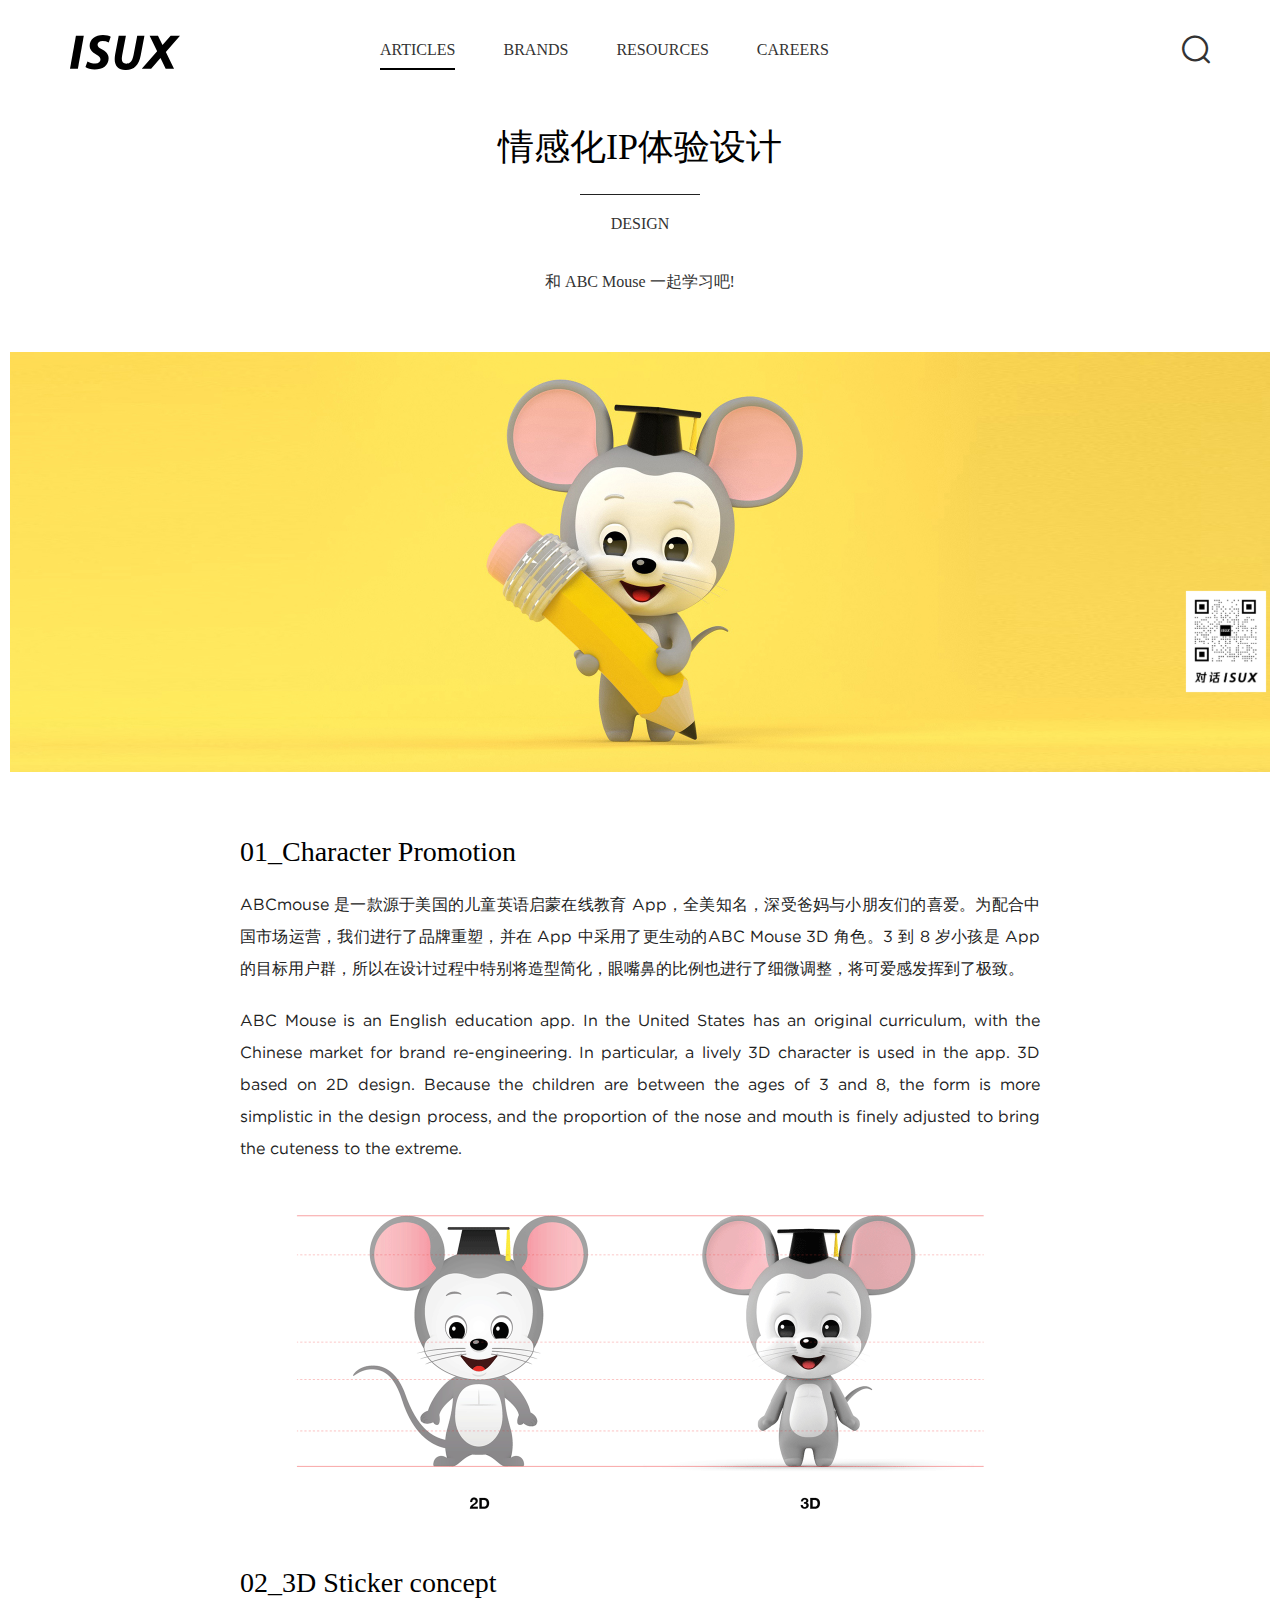
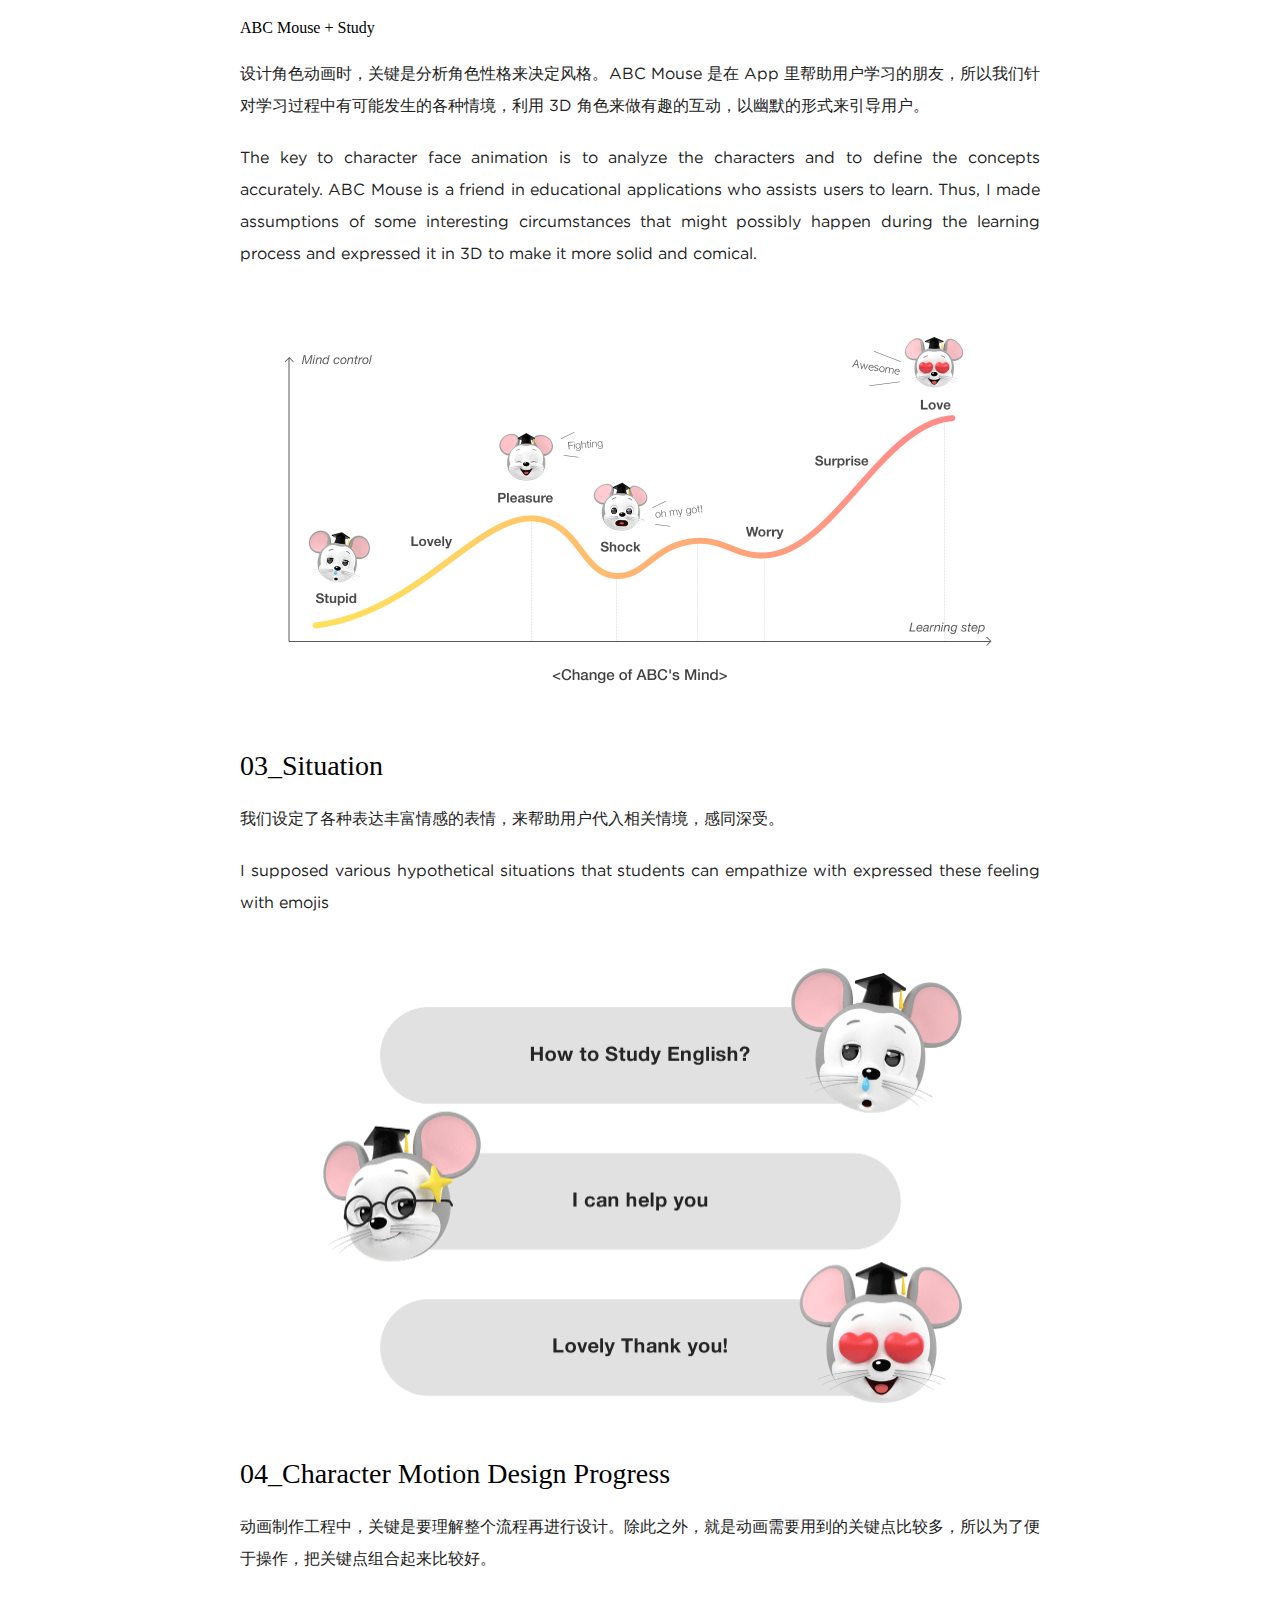
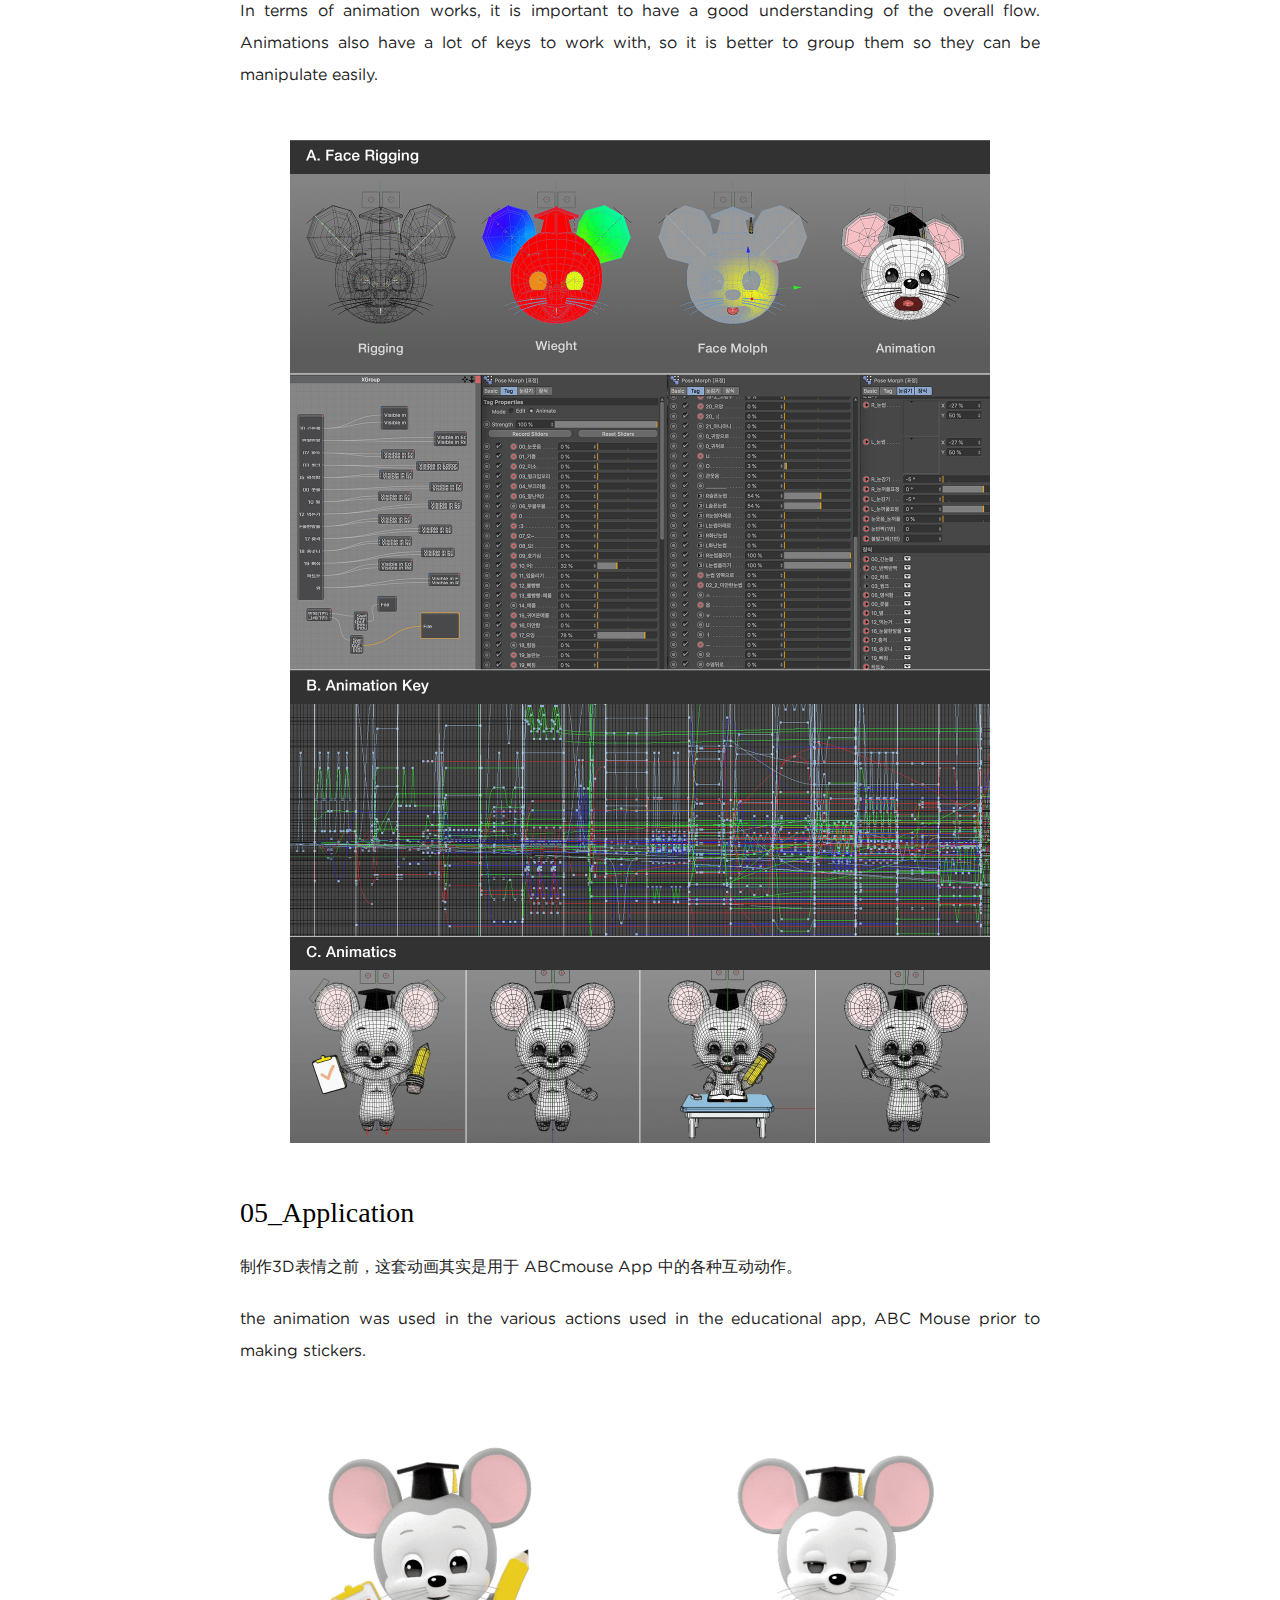
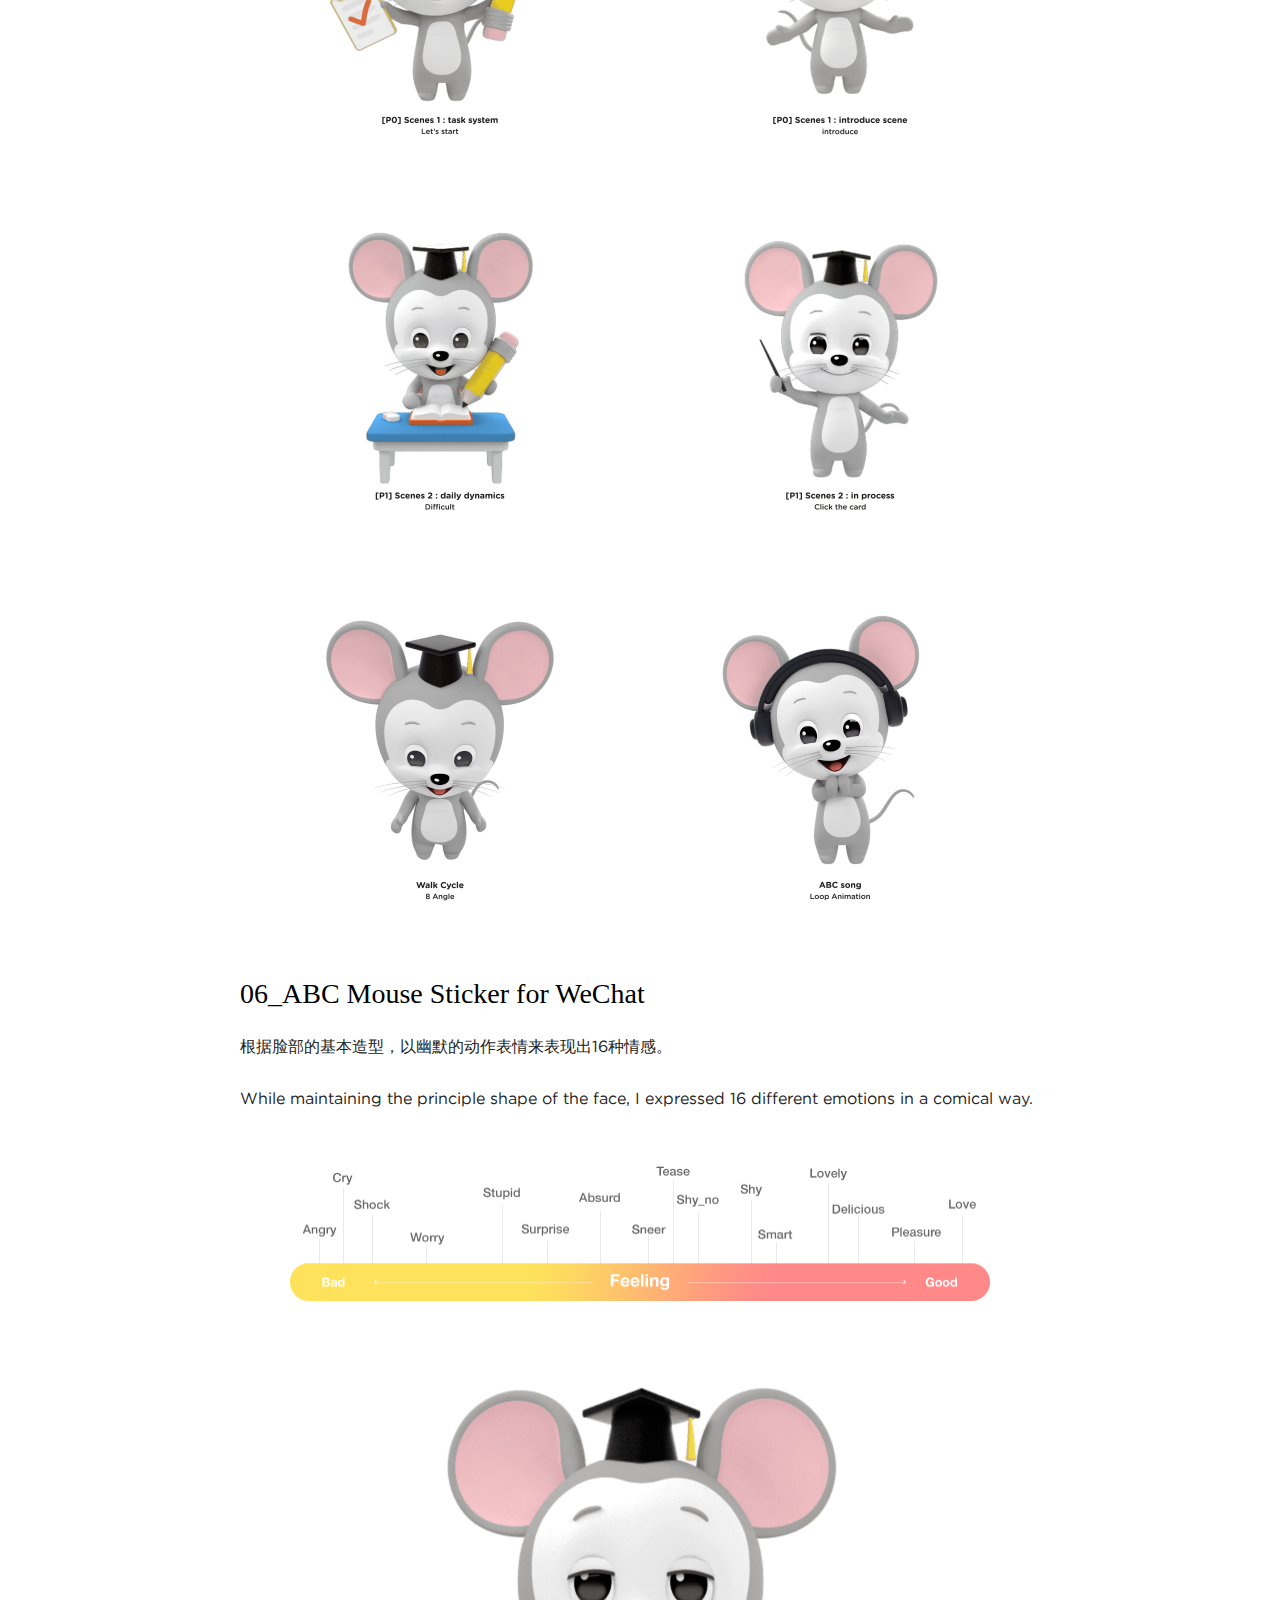
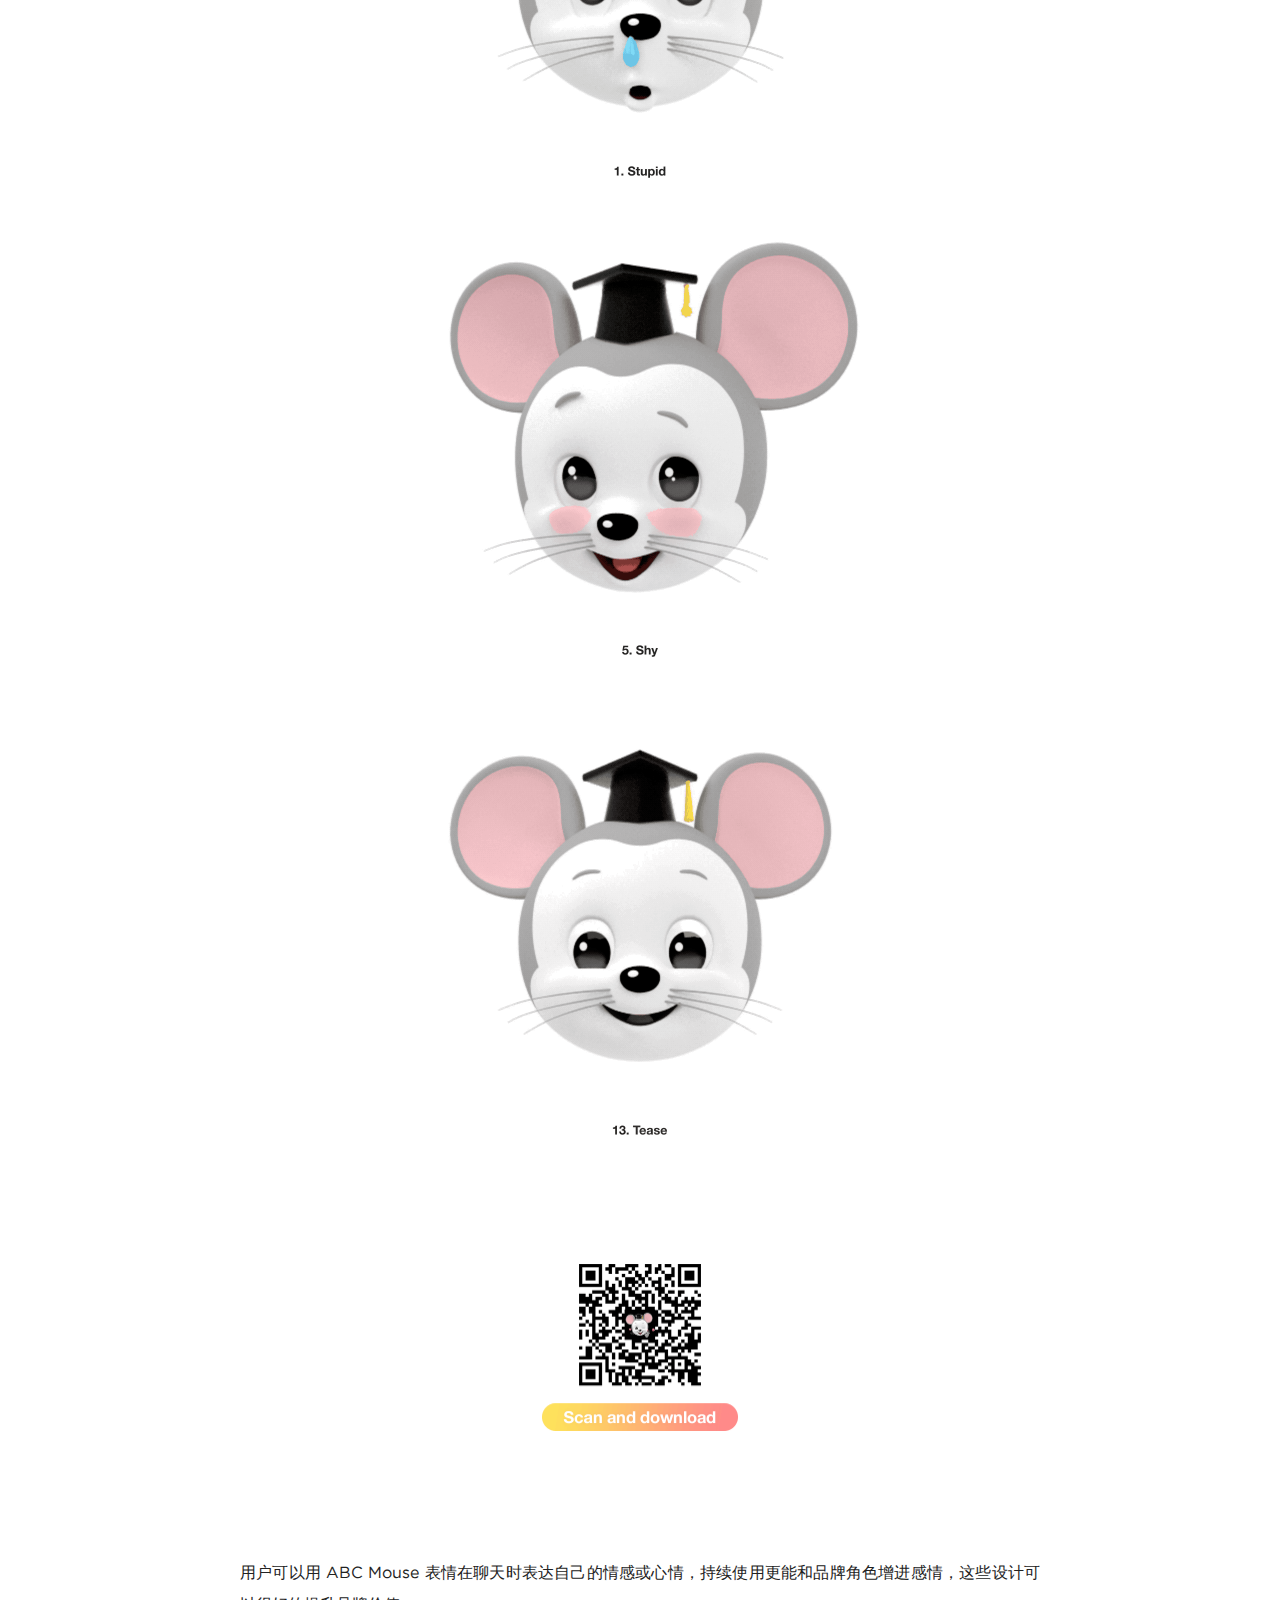
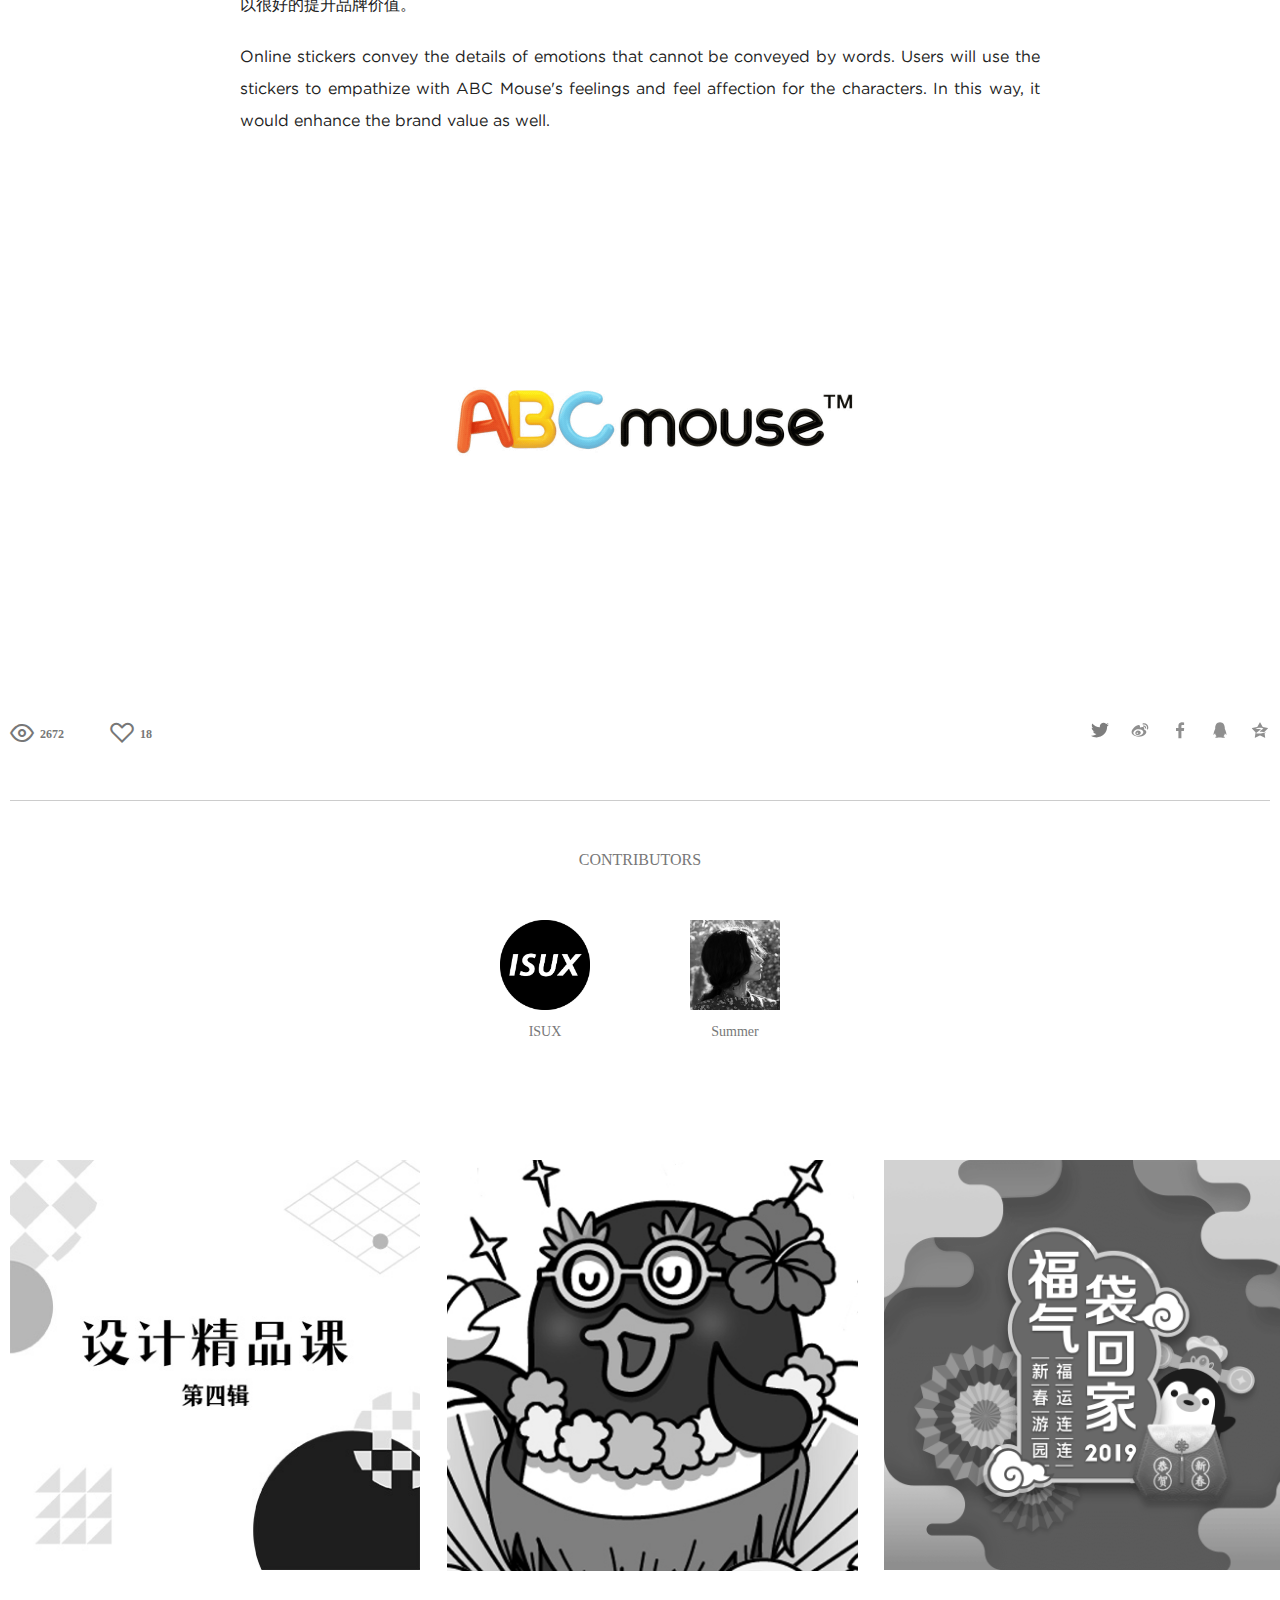
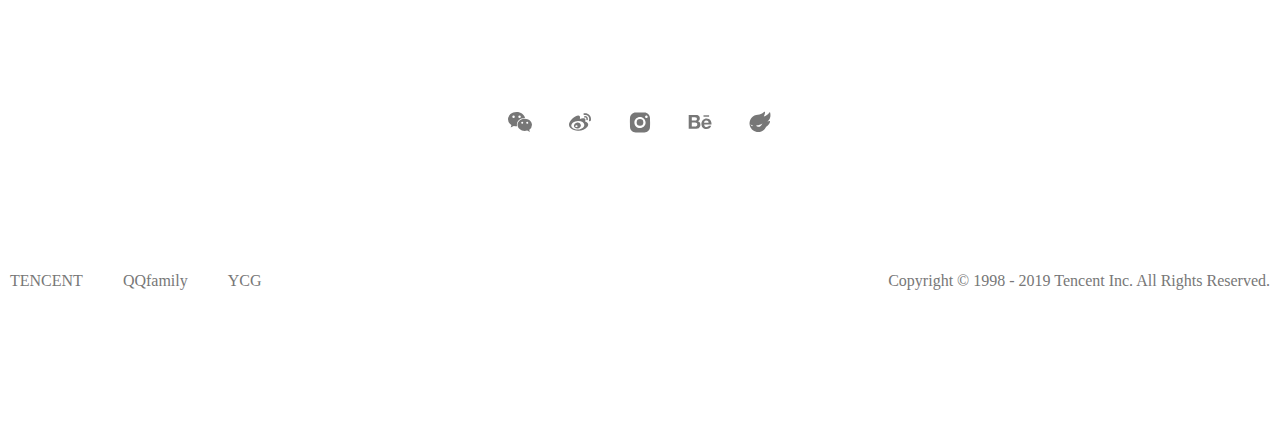
<file: 康美玲isux/emotion-design.html>
<!DOCTYPE html>
<html lang="en">
<head>
    <meta charset="UTF-8">
    <meta name="viewport" content="width=device-width, initial-scale=1.0">
    <meta http-equiv="X-UA-Compatible" content="ie=edge">
    <title>Tencent ISUX Design</title>
    <link type="text/css" rel="stylesheet" href="css/normalize.css">
    <link type="text/css" rel="stylesheet" href="font/iconfont.css">
    <link type="text/css" rel="stylesheet" href="css/style.css">
    <link type="text/css" rel="stylesheet" href="css/emotion-design.css">
    <script type="text/javascript" src="js/jquery-1.8.3.js"></script>
    <script type="text/javascript" src="js/menu.js"></script>
</head>
<body>
    <div class="header">
        <div class="wrap">
            <div class="Mobilemenu"><i class="iconfont icon-menu"></i></div>
            <div class="logo"><a href="index.html"><img src="images/logo.svg"></a></div>
            <nav class="mainmenu fl">
                <ul>
                    <li><a href="index.html" class="current">ARTICLES</a></li>
                    <li><a href="BRANDS.html">BRANDS</a></li>
                    <li><a href="RESOURCES.html">RESOURCES</a></li>
                    <li><a href="CAREERS.html">CAREERS</a></li>
                    <div class="Mobilseach"><img src="images/search.svg"></div>
                </ul>
            </nav>
                <div class="seach fr"><a href="#"><i class="iconfont icon-seach"></i></a></div>
        </div>
    </div>
    <div class="mouse-main">
        <div class="mouse-title">
            <h1>情感化IP体验设计</h1>
            <span><a href="#">DESIGN</a></span>
            <p><a href="#">和 ABC Mouse 一起学习吧!</a></p>
        </div>
        <div class="mouse-banner"><img src="images/mouse1.jpeg"></div>
        <div class="mouse-content">
            <ul>
                <li>
                    <h3>01_Character Promotion</h3>
                    <p class="details1">ABCmouse 是一款源于美国的儿童英语启蒙在线教育 App，全美知名，深受爸妈与小朋友们的喜爱。为配合中国市场运营，我们进行了品牌重塑，并在 App 中采用了更生动的ABC Mouse 3D 角色。3 到 8 岁小孩是 App的目标用户群，所以在设计过程中特别将造型简化，眼嘴鼻的比例也进行了细微调整，将可爱感发挥到了极致。 </p>
                    <p class="details2">ABC Mouse is an English education app. In the United States has an original curriculum, with the Chinese market for brand re-engineering. In particular, a lively 3D character is used in the app. 3D based on 2D design. Because the children are between the ages of 3 and 8, the form is more simplistic in the design process, and the proportion of the nose and mouth is finely adjusted to bring the cuteness to the extreme.</p>
                    <div class="mouse-img"><img src="images/mouse2.gif"></div>
                </li>
                <li>
                    <h3>02_3D Sticker concept</h3>
                    <span class="Other">ABC Mouse + Study</span>
                    <p class="details1">设计角色动画时，关键是分析角色性格来决定风格。ABC Mouse 是在 App 里帮助用户学习的朋友，所以我们针对学习过程中有可能发生的各种情境，利用 3D 角色来做有趣的互动，以幽默的形式来引导用户。</p>
                    <p class="details2">The key to character face animation is to analyze the characters and to define the concepts accurately. ABC Mouse is a friend in educational applications who assists users to learn. Thus, I made assumptions of some interesting circumstances that might possibly happen during the learning process and expressed it in 3D to make it more solid and comical.</p>
                    <div class="mouse-img"><img src="images/mouse3.gif"></div>
                </li>
                <li>
                    <h3>03_Situation</h3>
                    <p class="details1">我们设定了各种表达丰富情感的表情，来帮助用户代入相关情境，感同深受。</p>
                    <p class="details2">I supposed various hypothetical situations that students can empathize with expressed these feeling with emojis</p>
                    <div class="mouse-img"><img src="images/mouse4.gif"></div>
                </li>
                <li>
                    <h3>04_Character Motion Design Progress</h3>
                    <p class="details1">动画制作工程中，关键是要理解整个流程再进行设计。除此之外，就是动画需要用到的关键点比较多，所以为了便于操作，把关键点组合起来比较好。</p>
                    <p class="details2">In terms of animation works, it is important to have a good understanding of the overall flow. Animations also have a lot of keys to work with, so it is better to group them so they can be manipulate easily.</p>
                    <div class="mouse-img"><img src="images/mouse7.jpeg"></div>
                </li>
                <li>
                    <h3>05_Application</h3>
                    <p class="details1">制作3D表情之前，这套动画其实是用于 ABCmouse App 中的各种互动动作。</p>
                    <p class="details2">the animation was used in the various actions used in the educational app, ABC Mouse prior to making stickers.</p>
                    <div class="mouse-img"><img src="images/mouse8.gif"></div>
                    <div class="mouse-img"><img src="images/mouse9.gif"></div>
                    <div class="mouse-img"><img src="images/mouse10.gif"></div>
                </li>
                <li>
                    <h3>06_ABC Mouse Sticker for WeChat</h3>
                    <p class="details1">根据脸部的基本造型，以幽默的动作表情来表现出16种情感。</p>
                    <p class="details2">While maintaining the principle shape of the face, I expressed 16 different emotions in a comical way.</p>
                    <div class="mouse-img"><img src="images/mouse14.gif"></div>
                    <div class="mouse-img"><img src="images/mouse15.gif"></div>
                    <div class="mouse-img"><img src="images/mouse16.gif"></div>
                    <div class="mouse-img"><img src="images/mouse17.gif"></div>
                </li>
            </ul>
            <div class="mouse-ewm"><img src="images/mouse18.gif"></div>
            <p class="details1">用户可以用 ABC Mouse 表情在聊天时表达自己的情感或心情，持续使用更能和品牌角色增进感情，这些设计可以很好的提升品牌价值。</p>
            <p class="details2">Online stickers convey the details of emotions that cannot be conveyed by words. Users will use the stickers to empathize with ABC Mouse's feelings and feel affection for the characters. In this way, it would enhance the brand value as well.</p>
            <div class="mouse-img"><img src="images/mouse19.gif"></div>
        </div>
        <div class="share">
            <div class="see"><i class="iconfont icon-eye"></i><span>2672</span></div>
            <div class="like"><i class="iconfont icon-heart5"></i><span>18</span></div>
            <div class="fxlj">
                <i class="qzone"></i>
                <i class="QQ"></i>
                <i class="fx"></i>
                <i class="fn"></i>
                <i class="wb"></i>
            </div>    
        </div>
        <div class="authors">
            <h4>CONTRIBUTORS</h4>
            <ul class="clearfix">
                <li><a href="#"><img src="images/mouse20.jpg"></a><span class="authors-title">ISUX</span></li>
                <li><a href="#"><img src="images/mouse21.jpeg"></a><span class="authors-title">Summer</span></li>
            </ul>
        </div>
    <div class="pic relevant clearfix">
        <ul>
            <li><a href=""><img src="images/283.jpg"><div class="name"><h3>腾讯设计精品课第四辑</h3></div></a></li>
            <li><a href=""><img src="images/284.jpg"><div class="name"><h3>QQfamily新春福卡爆款的企划</h3></div></a></li>
            <li><a href=""><img src="images/285.jpg" ><div class="name"><h3>设计策略 | 停不下的游园会</h3></div></a></li>
        </ul>
    </div>
    <div class="contact"><img src="images/qrcode.jpg"></div>
</div>
    <footer id="footer">
        <div class="cooperation">
            <ul class="clearfix">
                <li class="wechat"><a href="#"><span class="ewm"><img src="images/qrcode.svg"></span></a></li>
                <li class="weibo"><a href="#" title="weibo" class="wx"></a></li>
                <li class="ins"><a href="#" title="instagram"></a></li>
                <li class="behance"><a href="#" title="behance"></a></li>
                <li class="zcool"><a href="#" title="zcool"></a></li>
            </ul>
        </div>
        <div class="wrapper">
            <div class="links fl">
                <ul>
                    <li><a href="#">TENCENT</a></li>
                    <li><a href="#">QQfamily</a></li>
                    <li><a href="#">YCG</a></li>
                </ul>
            </div>
            <div class="copyright fr">
                <a href="#">Copyright © 1998 - 2019 Tencent Inc. All Rights Reserved.</a>
            </div>
    </div>
    </footer>
</body>
</html>
</file>
<file: 康美玲isux/font/iconfont.css>
@font-face {font-family: "iconfont";
  src: url('iconfont.eot?t=1551258055728'); /* IE9 */
  src: url('iconfont.eot?t=1551258055728#iefix') format('embedded-opentype'), /* IE6-IE8 */
  url('[data-uri]') format('woff2'),
  url('iconfont.woff?t=1551258055728') format('woff'),
  url('iconfont.ttf?t=1551258055728') format('truetype'), /* chrome, firefox, opera, Safari, Android, iOS 4.2+ */
  url('iconfont.svg?t=1551258055728#iconfont') format('svg'); /* iOS 4.1- */
}

.iconfont {
  font-family: "iconfont" !important;
  font-size: 16px;
  font-style: normal;
  -webkit-font-smoothing: antialiased;
  -moz-osx-font-smoothing: grayscale;
}

.icon-eye:before {
  content: "\e68d";
}

.icon-heart1:before {
  content: "\e698";
}

.icon-heart2:before {
  content: "\e772";
}

.icon-heart3:before {
  content: "\e639";
}

.icon-heart:before {
  content: "\e60d";
}

.icon-heart5:before {
  content: "\e600";
}

.icon-seach:before {
  content: "\e66b";
}

.icon-menu:before {
  content: "\e610";
}

.icon-menu1:before {
  content: "\e603";
}

.icon-xiajiang:before {
  content: "\e604";
}
</file>
<file: 康美玲isux/css/style.css>
/*----基础样式----*/
body{
    font-size:1em;
    font-family: "Microsoft Yahei";
    /* background-color: #eee; */
}
@font-face{
    font-family:PingFang;
    src:url(../font/pfzt/苹方黑体-细-简.ttf);
}
@font-face{
    font-family:gotham-book;
    src:url(../font/gotham/Gotham-Book.otf);
}
ul,li,h1,h2,h3,p,h4{
    margin:0;
    padding:0;
}
*{
    box-sizing: border-box;
} 
a{
    color:#333;
    text-decoration: none;
}
li{
    list-style: none;
}
.clearfix::after{
    content: "";
    display: block;
    clear: both;
}
.clearfix{
    zoom: 1;
}
.fl{
    float:left;
}
.fr{
    float:right;
}
/*----基础样式结束----*/
/*----头部样式----*/
.header{
    width:100%;
    margin:0 auto; 
    position: fixed;
    top:0;
    right:0;
    z-index: 8;
    background:#fff;
    animation: move 1s linear;
    transition: all 2s ease-out;
}
.wrap{
    width:1260px;
    height:100px;
    margin:0 auto;
    padding:0 60px;
    position: relative;
}
.logo{
    /* width: 28%; */
    float: left;
    margin-top:35px;
    float: left;
    margin-right: 200px;
}
.logo img{
    width: 110px;
}
.mainmenu li{
    float: left;
    margin-right: 3em;
    line-height: 100px;
}
.mainmenu a.current{
    border-bottom:2px solid #000;
}
.mainmenu a{
    color:#333;
    padding-bottom:10px;
    position: relative;;
}
.mainmenu a::after{
    content:"";
    width:100%;
    height:2px;
    position: absolute;
    bottom:0;
    left:0;
    background:#000;
    opacity: 0;
    transform: scaleX(0);
    transition: all .2s cubic-bezier(0.18, 0.89, 0.17, 0.88);
}
.current::after{
    display: none;
}
.mainmenu a:hover::after{
    color:#000;
    transform: scaleX(1);
    opacity: 1;
}
.icon-seach{
    font-size: 1.75em;
    color:#333;
    line-height: 100px;
    float: right;
}
.Mobilemenu{
    display: none;
    position: relative;
}
.Mobilseach{
    display: none;
    width: 24px;
    height: 24px;
    background-size: 24px 24px;
}
/*----头部样式结束----*/
/*------主体内容-----*/
.main{
    width:1260px;
    margin: 0px auto;
    margin-top:100px;

}
.main img{
    animation: move1 1s linear;
    transition: all 0.3s linear;
}
.pic{
    width:102%;
    text-align: center;
}
.pic li{
    float: left;
    width:33.333%;
    border-right:1px solid #fff;
    border-bottom:1px solid #fff;
    filter: grayscale(100%);
    transition: 0.5s linear;
    overflow: hidden;
    position: relative;
}
.pic img{
    vertical-align: middle;
    width:100%;
    transition: 0.5s linear;
}
.pic li:nth-child(1),.pic li:nth-child(6),.pic li:nth-child(10){
    width:66.666666%;
}
.pic li:nth-child(2){
    border-right: none;
}
.pic li:hover{
    filter: grayscale(0%);
}
.pic img:hover{
    transform:scale(1.05);
}
.name h3{
    font-weight: normal;
    color:#000;
    line-height: 50px;
}
.name{
    height:50px;
    position: absolute;
    bottom:-100px;
    left:0;
    background:rgba(234,227,227,.2);
    width:100%;
    transition: 0.4s ease-out;
}
.pic li:hover .name{
    bottom:0;
}
/*------主体内容结束-------*/
/*-----侧边联系二维码------*/
.contact{
    position: fixed;
    right:10px;
    bottom:200px;
    padding:4px;
    transition: all 0.5s ease-out;
    transform-origin: bottom right;
}
.contact img{
    width:80px;
}
.contact:hover{
    transform: scale(2);
}
/*-----侧边联系二维码结束------*/
/*------底部内容------*/
#footer{
    width:1260px;
    margin:0 auto;
}
.cooperation{
    margin:120px auto;
    width:300px;
    /* padding:100px 0; */
}
.cooperation li{
    float: left;
    width:60px;
    height:60px;
}
.cooperation a{
    display: block;
    width:100%;
    height:100%;
}
.wechat{
    position: relative;
}
.wechat a{
    background:url(../images/wechat.svg) no-repeat center;
    background-size: 24px 24px;
}
.wechat a:hover{
    background:url(../images/wechat2.svg) 50% 50% no-repeat;
    background-size: 24px 24px;
}
.wechat:hover span{
    visibility: visible;
    opacity: 1;
    transform: translate3d(0,-20%,0);
}
.weibo a{
    background:url(../images/weibo.svg) 50% 50% no-repeat;
    background-size: 24px 24px;
}
.weibo a:hover{
    background:url(../images/weibo2.svg) 50% 50% no-repeat;
    background-size: 24px 24px;
}
.ins a{
    background:url(../images/ins.svg) 50% 50% no-repeat;
    background-size: 24px 24px;
}
.ins a:hover{
    background:url(../images/ins2.svg) 50% 50% no-repeat;
    background-size: 24px 24px;
}
.behance a{
    background:url(../images/behance.svg) 50% 50% no-repeat;
    background-size: 24px 24px;
}
.behance a:hover{
    background:url(../images/behance2.svg) 50% 50% no-repeat;
    background-size: 24px 24px;
}
.zcool a{
    background:url(../images/zcool.svg) 50% 50% no-repeat;
    background-size: 24px 24px;
}
.zcool a:hover{
    background:url(../images/zcool2.svg) 50% 50% no-repeat;
    background-size: 24px 24px;
}
.ewm{
    position: absolute;
    bottom:20px;
    left:50%;
    width: 230px;
    height: 230px;
    margin-left: -115px;
    visibility: hidden;
    opacity:0;
    transition:all 0.5s cubic-bezier(0.4, 0, 0, 1.5);
}
.wrapper{
    height:150px;
    /* padding:80px 0; */
}
.links li{
    float: left;
    margin-right: 40px;
}
.links a,.copyright a{
    font-weight: 500;
    color: #777;
}
.links a:hover,.copyright a:hover{
    color:#000;
}
.copyright{
    float: right;
}
/*------底部内容结束------*/
@keyframes move{
    0%{
        transform: translateY(-100px);
    }
    100%{
        transform: translateY(0px);
    }
}
@keyframes move1{
    0%{
        transform: translateX(-50px);
    }
    100%{
        transform: translate(0px);
    }
}
/*--------响应式（媒体查询）-------*/
@media screen and (max-width:1024px){
    .wrap{
        width:100%;
    }
    .main{
        width:100%;
    }
    .pic{
        width:100%;
    }
    #footer{
        width:100%;
        padding: 0 20px;
    }
    .name{
        width:200px;
        left:50%;
        bottom:0;
        margin-left: -100px;
        background:none;
    }
    .contact{
        display:none;
    }
} 
@media screen and (max-width:768px){
    .wrap{
        height:80px;
    }
    .Mobilemenu{
        display:block;
        position: absolute; 
        width:40px;
        height:40px;
        right:60px;
        top:30px;
    }
    .logo img{
        width: 74px;
    }
    .mainmenu{
        display: none;
        position: absolute;  
        max-width:200px;
        right:0px;
        top:80px;
        background:rgba(255,255,255, 1);
        margin-left:0;
    }
    .icon-menu{
        color: #000;
        font-size: 1.75em; 
    }
    .mainmenu ul{
        padding:20px 0;
    }
    .mainmenu li{
        padding:0px 40px;
        float:none;
        line-height: 60px;
        margin-right:0;
    }
    .mainmenu a{
        color:#000;
    }
    .mainmenu a.current{
        border-bottom:none;
    }
    .icon-seach{
        display: none;
    }
    .Mobilseach{
        display: block; 
        margin:0 65px;

    }
    .wrapper{
        padding:0;
        height:400px;
    }
    .cooperation{
        margin:40px auto;
    }
    .name h3{
        color:#fff;
    }
    .name{
        width:200px;
        left:50%;
        bottom:0;
        margin-left: -100px;
        background:none;
    }
    .links{
        padding:0;
        width:200px;
        text-align: center;
        margin:0 auto;
        float:none;
    }
    .links a{
        font-size: 0.875rem;
        font-weight: 600;
    }
    .links li{
        float: none;
        padding:40px 0;
        margin-right:0;
    }
    .copyright{
        float:none;
        text-align: center;
        margin-top:40px;
        float:none;
        font-size: 0.75rem;
    }
    .pic{
        position: relative;
    }
    /* .pic li:nth-child(1),.pic li:nth-child(6){
        width:100%;
    }
    .pic li{
        width:50%;
    }
    .pic3{
        float: right;
    }
    .pic4,.pic5,.pic6,.pic7,.pic8{
        position: absolute;
    }
    .pic5{
        left:129px;
        top:384px;
    }
    .pic4,.pic6,.pic7,.pic8,.pic9,.pic10,.pic11,.pic12{
        left:0;
        top:-384px;
    }
    .pic li:nth-child(10){
        width:50%;
    }
    .pic li:nth-child(5),.pic li:nth-child(7),.pic li:nth-child(8){
        width:256px;
    } */
}
@media screen and (max-width: 425px) and (min-width: 320px){
    .Mobilemenu{
        right:20px;
    }
    .pic li{
        width:100%;
        padding:0 20px;
    }
    .pic li img{
        width:100%;
    }
    .pic li:nth-child(1),.pic li:nth-child(6),.pic li:nth-child(10){
        width:100%;
    }
}
/*--------响应式（媒体查询）结束-------*/
</file>
<file: 康美玲isux/css/ARTICLES.css>
.ar-main{
    width:1260px;
    margin:0 auto;
    margin-top:120px;
    transition: all 0.3s linear;
}
.ar-main img{
    animation: move1 1s linear;
}
.ar-main h2{
    font-weight: normal;
    font-size: 2.25em;
}
.option{
    width:320px;
    height:60px;
    position: relative;
    line-height: 60px;
    transition: all 0.5s ease;
}
.option span,.search-category p{
    font-size: 1.125em;
    color:#333;
}
.option span::after{
    position: absolute;
    right:0;
    top:16px;
    content:"";
    width:12px;
    height:12px;
    background: transparent;
    border: 2px solid #333;
    border-right: none;
    border-top: none;
    box-sizing: content-box;
    transform: rotate(-45deg);
    transition: all 0.5s ease;
}
.option-list{
    visibility: hidden;
    position: absolute;
    width:320px;
    top:60px;
    left:0;
    background:#fff;
    z-index: 3;
}
.option-list li{
    transition: all 0.3s ease-out;
}
.option:hover .option-list{
    visibility: visible;
}
.option:hover span::after{
    transform: translateY(10px) rotate(135deg);
}
.option li{
    width: 100%;
    border-top: 1px solid rgb(230,230,230);
    background-color: rgba(255,255,255,.98);
    padding: 0px 10px;
    transition: all 0.3s ease-out;
    
}
.option li:hover{
    background-color:rgb(216, 216, 216);
}
.search-category{
    width:320px;
    height:60px;
    line-height: 60px;
    border-bottom:1px solid #000;
}
.category,.tag{
    float: left;

}
.category{
    margin-right: 100px;
}
.Choice-wrap{
    padding:0 60px;
}
.Choice{
    margin-top:20px;
}
.article{
    margin-top:50px;
}
.hot-article{
    margin-bottom: 100px;
}
.hot-article-detail{
    max-width: 400px;
    float: right;
    overflow: hidden;
    text-align: center;
    padding:140px 40px;
}
.hot-article-detail h3,.article-detail h3{
    color:#222;
    font-size: 1.75em;
    font-weight: normal;
    margin:20px 0;
    overflow: hidden;
    text-overflow: ellipsis;
    white-space: nowrap;
}
.hot-article-img{
    float: left;
    filter: grayscale(100%);
    transition: 0.5s linear;
    overflow: hidden;
}
.hot-article-img:hover{
    filter: grayscale(0%);
}
.hot-article-img img{
    transition: 0.5s linear;
}
.hot-article-img img:hover{
    transform:scale(1.05);
}
.hot-article-detail span,.article-detail span{
    color:#333;
    display:block;
    width:120px;
    border-top: 2px solid #222;
    padding:10px 0;
    text-align: center;
    margin: 0 auto;
}
.hot-article-detail p,.article-detail p{
    font-size: 1.125em;
    margin-top:10px;
    overflow: hidden;
    text-overflow: ellipsis;
    white-space: nowrap;
    color:#333;
}
.article-detail{
    width:100%;
    text-align: center;
    padding:0 30px;
}
.article-list li{
    float: left;
    width:400px;
    margin-right: 30px;
    margin-bottom: 100px;
}
.article-img{
    filter: grayscale(100%);
    transition: 0.5s linear;
    overflow: hidden;
}
.article-img:hover{
    filter: grayscale(0%);
}
.article-img img{
    transition: 0.5s linear;
}
.article-img img:hover{
    transform:scale(1.05);
}
.article-list li:nth-child(3n){
    margin-right: 0;
}
.article-list{
    margin:0;
}
.article-img img{
    width:100%;
}
.icon-xiajiang{
    font-size: 1.25em;
    color:#000;
}
.More span{
    font-size:1.125em;
}
.More a{
    display: block;
    width:200px;
    text-align: center;
    margin:30px auto;
}
.down{
    padding:24px 0;
}
@media screen and (max-width:1024px){
    .ar-main{
        width:100%;
    }
    .hot-article-img{
        width:66%;
    } 
    .hot-article-img img{
        width:100%;
    }
    .article{
        padding: 0 20px;
    }
    .hot-article-detail{
        margin-top:60px;
        width: 300px;
        padding:20px 0;
    }
    .article-list li{
        width:30%;
        margin-right: 5%;
    }
} 
@media screen and (max-width:768px){
    .ar-main{
        margin-top:100px;
    }
    .category{
        margin-right:14%;
        width:42%;
    }
    .search-category{
        width:280px;
    }
    .option{
        width:280px;
    }
    .tag{
        margin-right:0;
    }
    .hot-article-detail{
        float:none;
        margin:0 auto;
    }
    .hot-article-img{
        width:100%;
    }
    .hot-article-img img{
        width:100%;
    }
    .article-detail{
        padding:0;
    }
    .ar-main h2{
        font-size: 1.5rem;
    }
    .option span,.search-category p{
        font-size: 1rem;
    }
    .hot-article h3,.article-detail h3{
        font-size:1.375rem;
    }
    .hot-article span,.article-detail span{
        font-size:1rem;
    }
    .hot-article p,.article-detail p{
        font-size:1rem;
    }
    .hot-article p a,.article-detail p a{
        color:#666;
    }
}
@media screen and (max-width: 425px) and (min-width: 320px){
    .wrap{
        padding: 0 30px;
    }
    .Choice-wrap{
        padding: 0 30px;
    }
    .Choice{
        width:100%;
    }
    .category{
        width:100%;
        margin-right:0;
    }
    .tag{
        width:100%;
    }
    .option span,.search-category p{
        font-size: 0.875rem;
    }
    .hot-article-img{
        width:100%;
    }
    .hot-article-img img{
        width:100%;
    }
    .article-list li{
        width:100%;
    }
    .option span::after{
        width: 9px;
        height: 9px
    }
    .hot-article{
        margin-bottom: 50px;
    }
    .article-list li{
        margin-bottom: 60px;
    }
    .hot-article h3,.article-detail h3{
        font-size:1.25rem;
    }
    
}
</file>
<file: 康美玲isux/css/BRANDS.css>
.br-main{
    width:1260px;
    margin:100px auto;    
}
.br-main img{
    animation: move1 1s linear;
}
.banner{
    position: relative;
    overflow: hidden;
}
.banner img{
    transition: all 0.3s linear;
}
.banner:hover img{
    transform: scale(1.05);
}
.info{
    position: absolute;
    left:50%;
    bottom:30px;
    width:900px;
    margin-left:-450px;
    text-align: center;
}
.info h1{
    font-size: 1.75em;
    font-weight: normal;
    margin:20px 0;
    overflow: hidden;
    text-overflow: ellipsis;
    white-space: nowrap;
}
.info h1 a{
    color:#fff;
}
.info span{
    color:#fff;
    display:block;
    width:120px;
    border-top: 2px solid #fff;
    padding:10px 0;
    text-align: center;
    margin: 0 auto;
}
.info p{
    font-size: 1.125em;
    margin-top:10px;
    color:#fff;
    line-height: 1.7;
}
.brands-list{
    text-align: center;
    
}
.brands-list li{
    width:315px;
    height:315px;
    border:1px solid rgb(250, 250, 250);
    float: left;
}
.brands-img{
    width:100%;
    height:230px;
}
.brands-img img{
    width:100%;
}
.brands-title h2{
    font-size: 1.5em;
    font-weight: normal;
    letter-spacing: 2px;
    padding-left: 2px;
    line-height: 2;
}
.brands-title{
    width:200px;
    margin:0 auto;
}
.brands-title a{
    color:#444;
}
.brands-title a:hover{
    color:rgba(0, 0, 0, 1);
}
@media screen and (max-width:1024px){
    .br-main{
        width:100%;
        padding:0 20px;
    }
    .banner{
        width:100%;
        height:470px;
    }
    .banner img{
        height:100%;
        overflow: hidden;
    }
    .banner-img img{
        width:100%;
    }
    .brands-list li{
        width:33.33%;
    }
}
@media screen and (max-width:768px){
    .banner{
        height:350px;
    }
    .brands-list li{
        width:50%;
    }
    .info{
        width:100%;
        left:50%;
        margin-left:-364px;
        padding:0 40px;
    }
    .info h1{
        font-size: 1.625em;
    }
    .info span{
        font-size: 0.875em;
    }
    .info p{
        font-size: 1em;
    }
    .brands-title h2{
        font-size: 1.25rem;
    }
}
@media screen and (max-width: 425px) and (min-width: 320px){
    .banner{
        height:162px;
        width:100%;
    }
    .banner img{
        width:100%;
    }
    .info{
        bottom:10px;
        margin-left: -192px;
    }
    .info h1{
        font-size: 1.125rem;
        margin:10px 0;
    }
    .info p{
        display:block;
        width:100%;
        height:20px;
        width:300px;
        overflow: hidden;
        font-size: 0.75rem;
        white-space: nowrap;
        text-overflow: ellipsis;
        margin:0 auto;
    }
    .brands-list li{
        width:100%;
    }
}
</file>
<file: 康美玲isux/css/CAREERS.css>
.ca-main{
    width:1260px;
    margin:0 auto;
    margin-top:120px;
}
.ca-main img{
    animation: move1 1s linear;
}
.ca-main h2{
    font-size: 36px;
    color: #000;
    margin-bottom: 40px;
    padding-left: 60px;
    font-weight: 400;
}
.img-wrap{
    position: relative;
}
.img-wrap img{
    width:100%;
    vertical-align: middle;
}
.img-wrap span{
    position: absolute;
    width: 100%;
    height: 100%;
    top: 0;
    left: 0;
    background-color: rgba(0, 0, 0, 0.1);
}
.btn{
    position: absolute;
    left:50%;
    top:50%;
    margin-left:-160px;
    margin-top:-40px;
    display: block;
    border:1px solid #fff;
    width:320px;
    height:80px;
    text-align: center;
    line-height: 80px;
    font-size: 1.125em;
    font-weight: 600;
    color:#fff;
    background-color: transparent;
}
.btn::after,.btn::before,.btn2::after,.btn2::before{
    content: "";
    position: absolute;
    width: 50%;
    height: 100%;
    background-color: #fff;
    -webkit-transition: transform 0.3s linear;
    transition: transform 0.3s linear;
    transform: scaleX(0);
    top: 0;
}
.btn::after,.btn2::after{
    left: 0;
    transform-origin: right center;
}
.btn2::after,.btn2::before{
    background-color: #000;
}

.btn::before,.btn2::before{
    right: 0;
    transform-origin: left center;
}
.btn:hover::after,.btn:hover::before,.btn2:hover::after,.btn2:hover::before{
    transform: scaleX(1);
}
.btn:hover{
    color:#000;
}
.btn span{
    position: absolute;
    left:0;
    top:0;
    z-index: 5;
}
.text-wrap{
    width:600px;
    margin:60px 100px 0 0;
}
.poster-title{
    font-size: 1.75em;
    font-size: 28px;
    font-weight: 400;
    margin-bottom: 30px;
}
.poster-title2{
    color:#222;
    display:block;
    width:180px;
    font-weight: 600;
    font-size: 14px;
    border-top:1px solid #000;
    padding-top:30px;
    font-family: gotham-book;
}
.Ch-info{
    margin-top:20px;
    font-size: 1.125em;
    color:#000;
    line-height: 2;
}
.En-info{
    margin-top:20px;
    font-weight: 600;
    line-height: 2;
    font-size:16px;
    font-family: gotham-book;
    color:#111;
}
.place{
    margin-top:40px;
}
.tp1,.tp2,.tp3,.tp7{
    margin-right: 20px;
    float: left;
    vertical-align: middle;
}
.tp2,.tp3{
    margin-top:20px;
}
.tp4,.post3{
    margin-top:100px;
}
.tp5 img{
    vertical-align: middle;
}
/* .post3{
    height:630px;
} */
.text-wrap2{
    text-align: center;
    margin:0 auto;
    margin-top:60px;
    width:1100px;
}
.ui{
    color:#333;
    display:block;
    width:200px;
    font-weight: 600;
    font-size: 14px;
    border-top:1px solid #000;
    padding-top:30px;
    margin:0 auto;
    font-family: Gotham-Book;
}
.text-wrap3{
    width:600px;
    margin-right:0;
    padding:150px 0;
}
.text-wrap4{
    width:400px;  
}
.text-wrap5{
    width:480px;
}
/* .big-title{
    font-size:3em;
    margin-bottom: 20px;
} */
.post5{
    position: relative;
    margin-top:100px;

}
.tp8{
    position: absolute;
    right:0;
    bottom:50px;
}
.btn2{
    position: relative;
    display: block;
    border:1px solid rgb(226, 226, 226);
    width:320px;
    height:80px;
    text-align: center;
    line-height: 80px;
    font-size: 1.125em;
    font-weight: 600;
    color:#000;
    background-color: transparent;
    margin:100px auto;
}
.btn2:hover{
    color:#fff;
}
.btn2 span{
    position: absolute;
    left:50%;
    top:0;
    margin-left: -40px;
    z-index: 5;
}
@media screen and (max-width:1024px){
    .ca-main{
        width:100%;
        padding: 0 20px;
    }
    .tp2{
        width:40%;
    }
    .tp3{
        width: 30%;
    }
    .tp2 img,.tp3 img{
        width: 100%;
    }
    .text-wrap{
        width:50%;
        margin:30px 70px 0 0;
    }
    .tp4 img{
        width:100%;
    }
    .text-wrap2{
        width:100%;
    }
    .Ch-info{
        font-size: 1.25em;
    }
    .tp5{
        width:50%;
    }
    .tp5 img{
        width:100%;
    }
    .text-wrap3{
        width:45%;
        padding:50px 0;
    }
    .post3{
        width:100%;
    }
    .tp6{
        width:65%;
    }
    .tp6 img,.tp7 img{
        width:100%;
    }
    .text-wrap4{
        width:32%;
        padding:10px 0;
    }
    .tp7{
        width:40%;
    }
    .text-wrap5{
        width:30%;
    }
    .tp8{
        bottom: 0px;
    }
    .contact{
        display: none;
    }
} 
@media screen and (max-width:768px){
    .ca-main{
        margin-top:100px;
    }
    .ca-main h2{
        font-size: 1.5em;
        margin-bottom: 20px;
        padding-left: 20px;
    }
    .poster-title{
        font-size: 1.5em;
    }
    .tp1{
        margin-right: 0;
    }
    .tp1 img{
        width:100%;
    }
    .tp2{
        width:49%;
        margin-right: 2%;
    }
    .tp3{
        width: 49%;
        margin-right: 0;
    }
    .tp2 img,.tp3 img{
        width: 100%;
    }
    .text-wrap{
        width:100%;
        text-align: center;
        margin:0 auto;
        margin-top:60px;
    }
    .poster-title2{
        margin:0 auto;
    }
    .Ch-info{
        font-size: 1em;
        width:80%;
        margin:0 auto;
        margin-top:20px;
    }
    .tp5,.tp6,.tp7{
        width:100%;
    }
    .tp5 img,.tp6 img,.tp7 img{
        width:100%;
    }
    .text-wrap3,.text-wrap4,.text-wrap5{
        width:100%;
        text-align: center;
        margin:0 auto;
        margin-top:60px;
        padding:0;
    }
    .tp8{
        display:none;
    }
}
@media screen and (max-width: 425px) and (min-width: 320px){
    .ca-main h2{
        font-size: 1rem;
    }
    .btn{
        width: 200px;
        height: 40px;
        margin-left: -100px;
        margin-top: -20px;
        line-height: 40px;
        font-size: 0.875em;
    }
    .btn2{
        width: 200px;
        height: 40px;
        line-height: 40px;
        font-size: 0.875em;
    }
    .btn2 span{
        margin-left:-20px;
    }
    .poster-title{
        font-size: 1rem;
    }
    .poster-title2{
        font-size: 0.75em;
    }
    .Ch-info,.En-info{
        font-size: 0.875em;
    }
    .tp4, .post3{
        margin-top:50px;
    }
    .post5{
        margin-top:50px;
    }
}
</file>
<file: 康美玲isux/css/emotion-design.css>
.mouse-main{
    width:1260px;
    margin:0 auto;
    margin-top: 120px;
}
.mouse-title h1{
    font-size: 2.25em;
    font-weight: normal;
    line-height: 1.5em;
}
.mouse-title{
    text-align: center;
}
.mouse-title span{
    color:#333;
    display:block;
    width:120px;
    border-top: 1px solid #222;
    padding:20px 0;
    text-align: center;
    margin: 20px auto;
}
.mouse-banner{
    margin:60px 0;
}
.mouse-banner img,.mouse-ewm img{
    width:100%;
}
.mouse-content{
    width:800px;
    margin: 0 auto;
}
.mouse-content h3{
    font-size: 1.75em;
    font-weight: 400;
}
.details1,.details2{
    line-height: 2;
    text-align: justify;
    color:#222;
    font-family: gotham-book;
}
.details1{
    margin: 20px 0;
}
.mouse-img{
    width:800px;
    margin:50px 0;
}
.mouse-img img{
    width:100%;
}
.Other{
    display: block;
    margin-top:20px;
}
.mouse-ewm{
    margin:120px auto;

}
.share{
    border-bottom: 1px solid #ccc;
    color: #777;
    padding: 80px 0;
}
.icon-eye,.icon-heart5{
    font-size: 1.5rem;
    color:#777;
}
.see,.like{
    margin-right: 20px;
    float: left;
    width:80px;
    height:30px;
}
.see,.like{
    position: relative;
}
.see span,.like span{
    color:#777;
    font-size: 0.75rem;
    font-weight: 600;
    position: absolute;
    left:30px;
    top:0;
    margin-top: 8px;
}
.qzone,.QQ,.fx,.fn,.wb{
    float: right;
    display: block;
    background:url(../images/sprite.svg) no-repeat;
    width:20px;
    height:20px;
    margin-left: 20px;
    /* background-position: -80px -50px; */
}
.qzone{
    background-position: -80px -50px;
}
.QQ{
    background-position: -120px -50px;
}
.fx{
    background-position: -160px -50px;
}
.fn{
    background-position: -200px -50px;
}
.wb{
    background-position: -240px -50px;
}
.authors{
    width:280px;
    /* height:400px; */
    margin: 0 auto;
    padding:50px 0;
}
.authors h4{
    text-align: center;
    font-weight:normal;
    color:#777;
}
.authors li{
    width:90px;
    height:90px;
    float: left;
    margin-right: 100px;
    margin-top:50px;
}
.authors li:nth-child(2){
    margin-right:0;
}
.authors li img,.relevant li img{
    width:100%;
}
.authors-title{
    display: block;
    text-align: center;
    font-size: 0.875rem;
    color:#777;
    margin-top:10px;
}
.relevant li{
    width:32%;
}

.relevant li{
    margin-right: 2%
}
.relevant li:nth-child(3){
    margin-right: 0px;
}
.relevant{
    margin:100px 0 100px 0;
}
.pic li:nth-child(1){
    width:32%;
}
@media screen and (max-width:1024px){
    .mouse-main{
        width:100%;
        padding:0 20px;
    }
    .mouse-title{
        width:100%;
    }
    .mouse-banner img{
        width:100%;
    }
    .mouse-content{
        width:100%;
    }
    .mouse-img{
        width:100%;
    }
    .contact{
        display: none;
    }
    
}
@media screen and (max-width: 414px) and (min-width: 320px){
    .mouse-title h1{
        font-size: 1.5rem;
    }
    .mouse-title span{
        font-size: 0.75rem;
    }
    .mouse-content h3{
        font-size: 1.125rem;
    }
    .details1,.details2{
        line-height: 1.5;
        color:#333;
    }
    .name{
        width:100px;
        margin-left: -50px;
    }
    .name h3{
        font-size:0.875rem;
        color:#333;
    }
}
</file>
